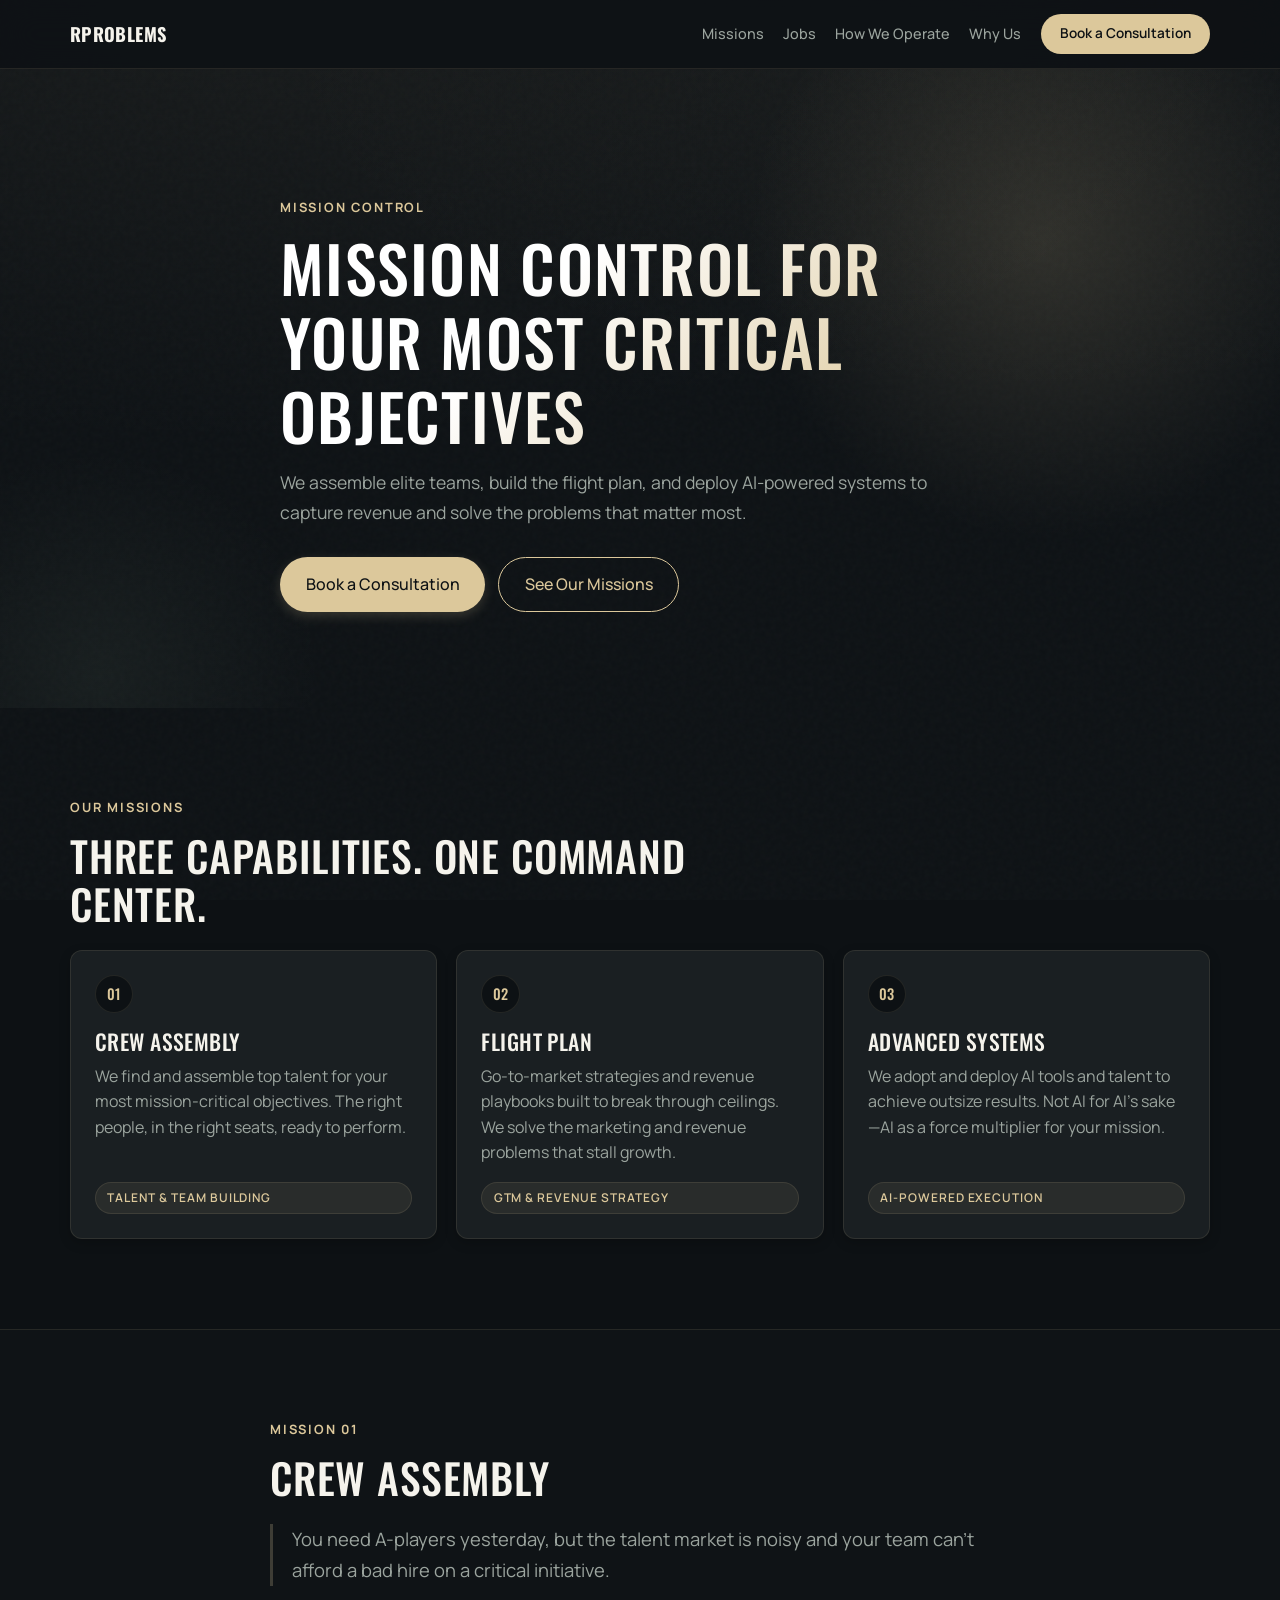
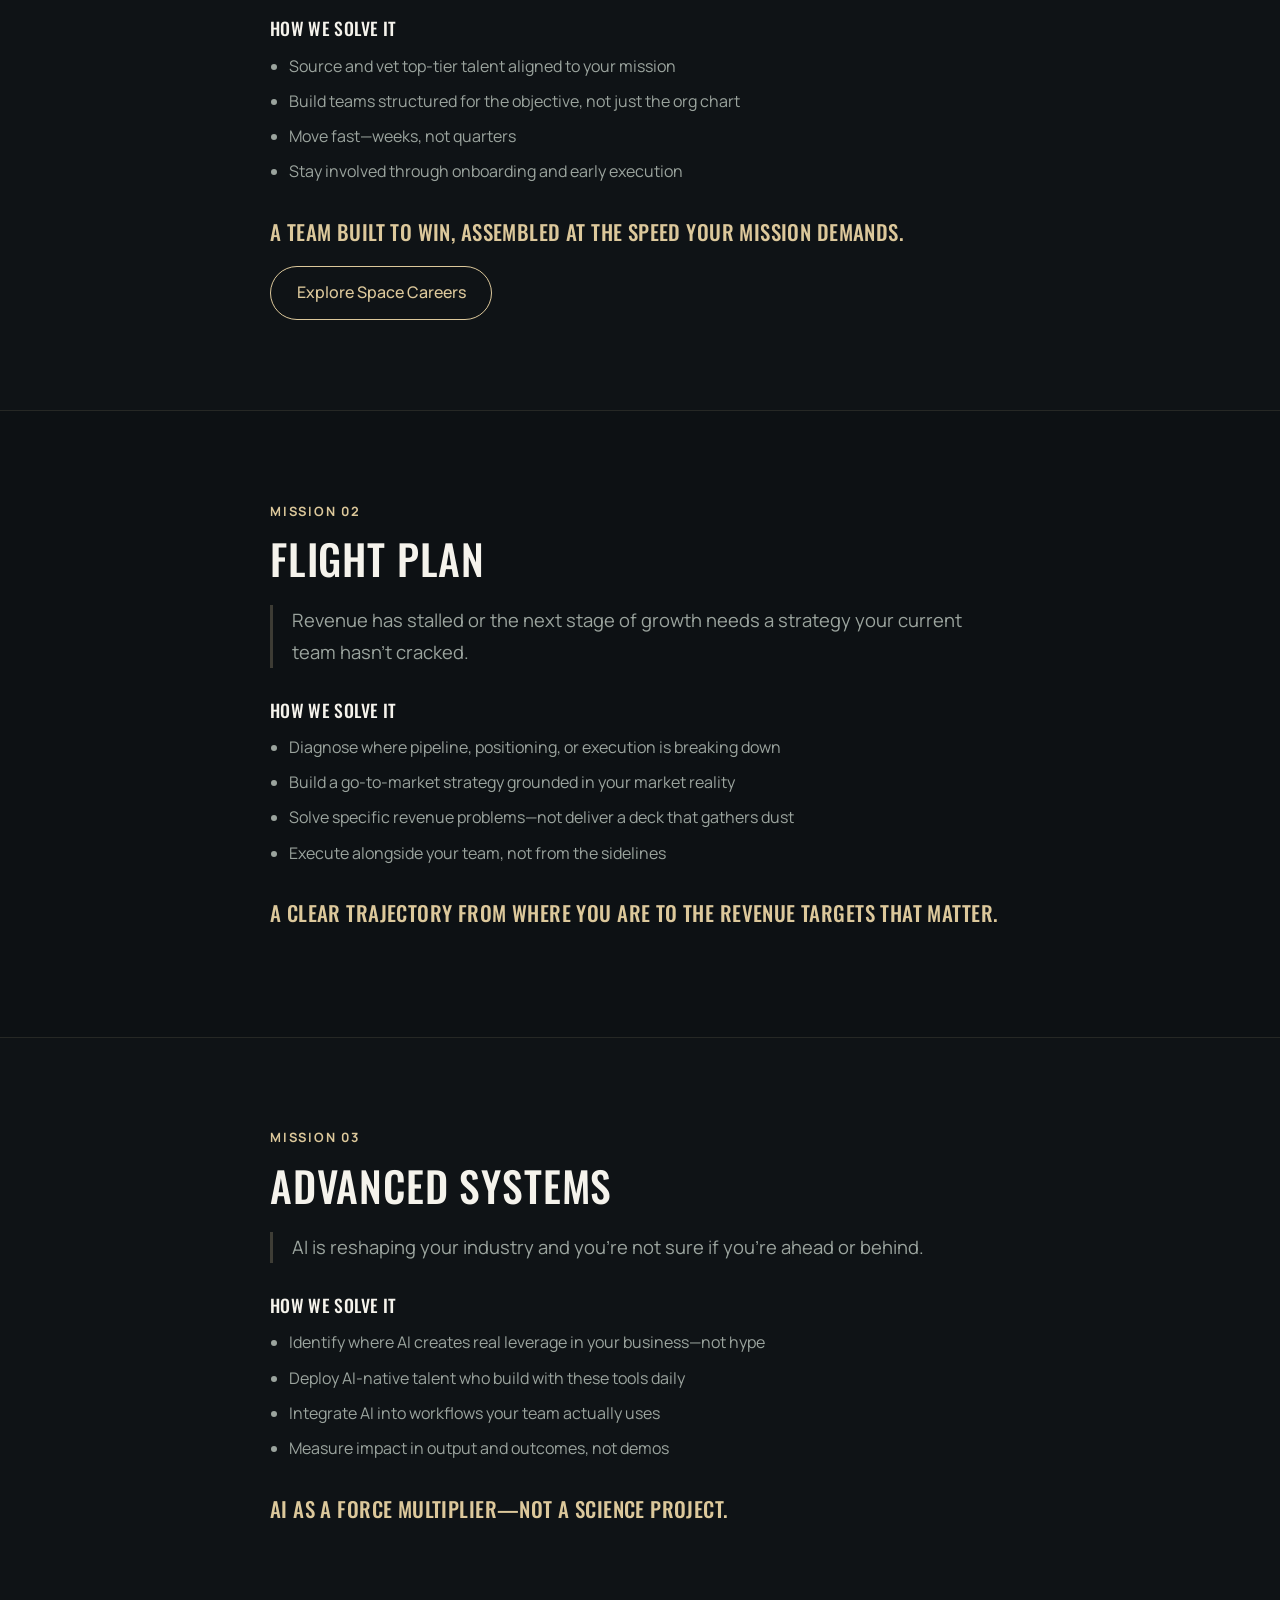
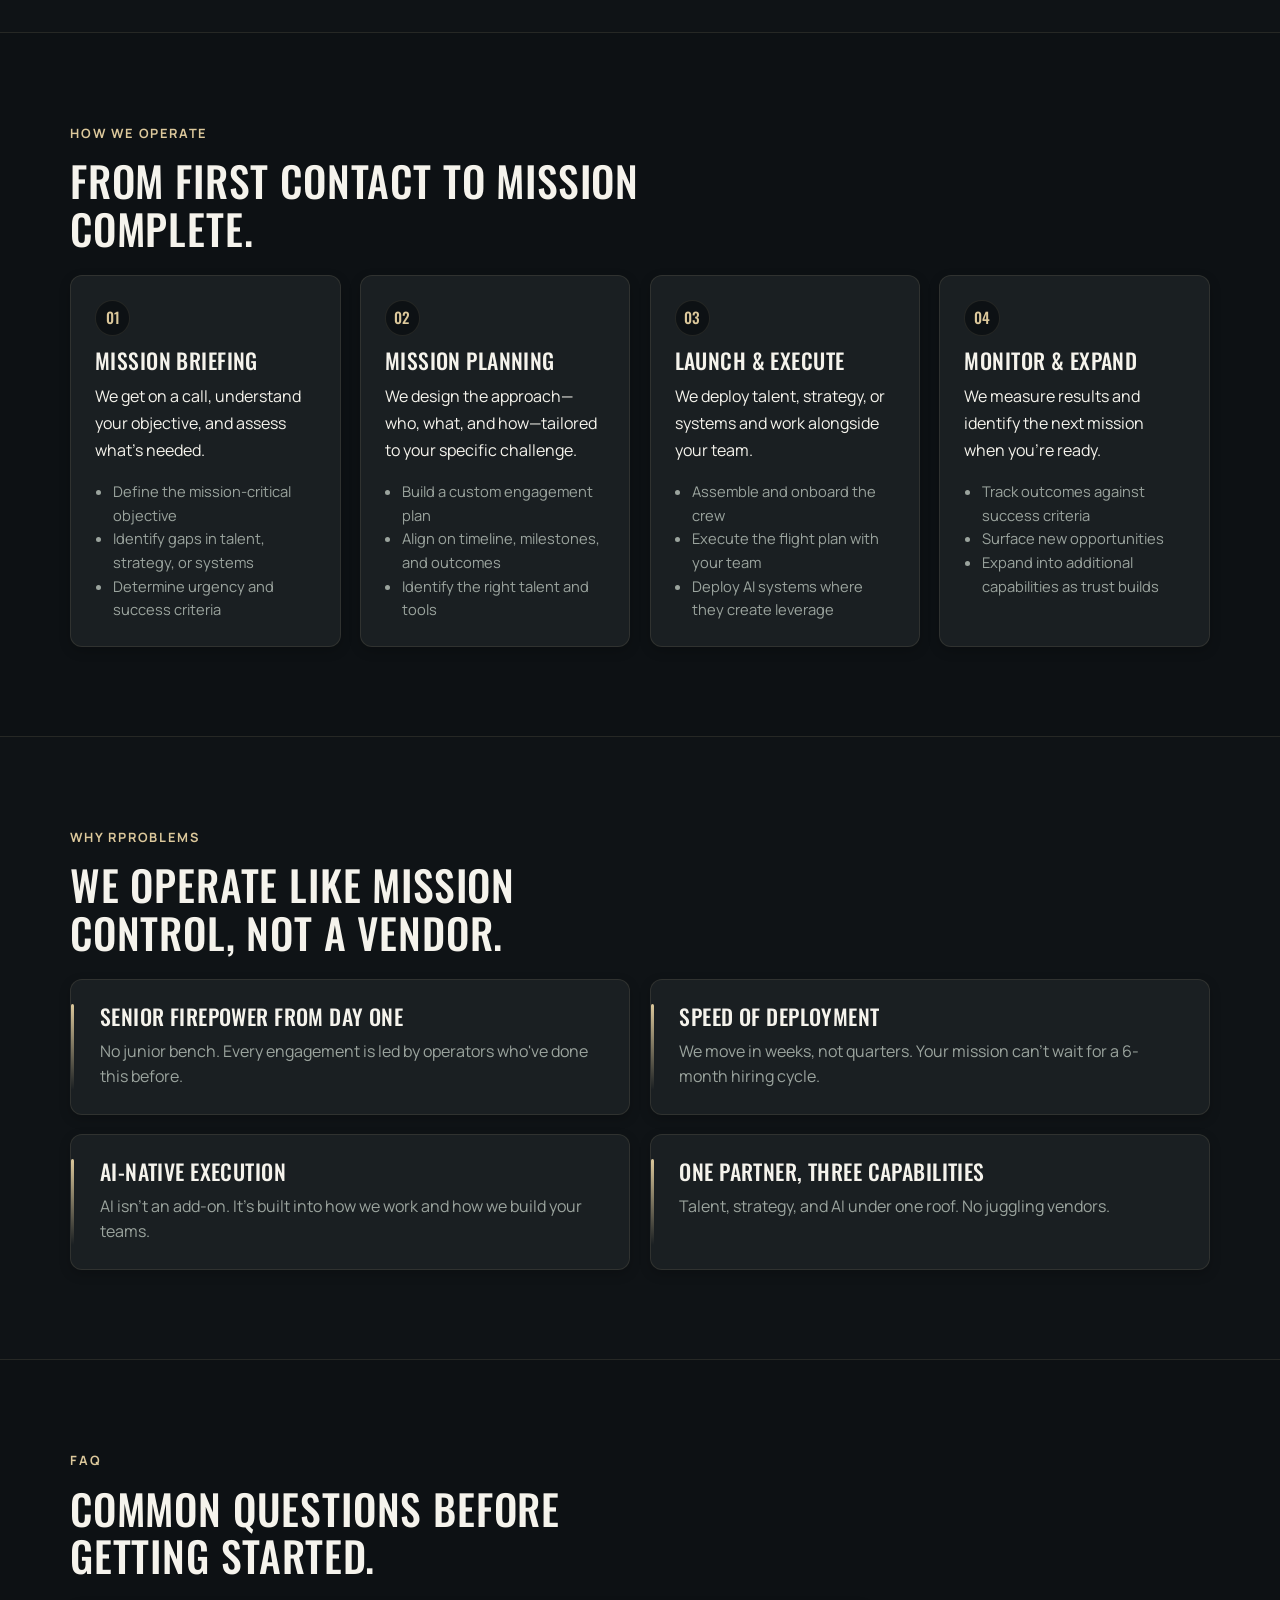
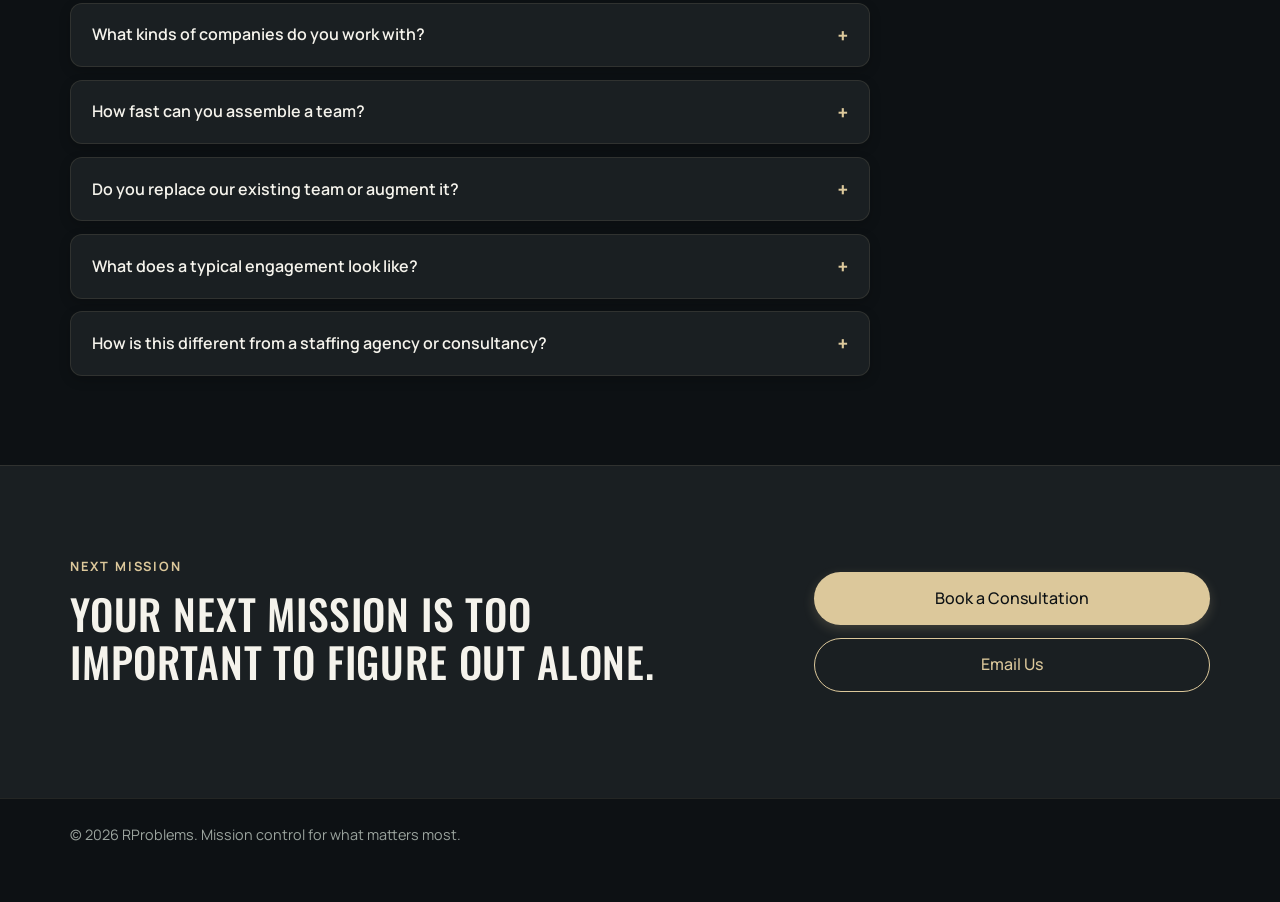
<file: index.html>
<!doctype html>
<html lang="en">
  <head>
    <meta charset="UTF-8" />
    <meta
      name="viewport"
      content="width=device-width, initial-scale=1, viewport-fit=cover"
    />
    <title>RProblems | Mission Control for Your Most Critical Objectives</title>
    <meta
      name="description"
      content="We assemble elite teams, build go-to-market strategies, and deploy AI-powered systems to capture revenue and solve the problems that matter most."
    />
    <link rel="canonical" href="https://rproblems.com/" />

    <meta
      property="og:title"
      content="RProblems | Mission Control for Your Most Critical Objectives"
    />
    <meta
      property="og:description"
      content="We assemble elite teams, build go-to-market strategies, and deploy AI-powered systems to capture revenue and solve the problems that matter most."
    />
    <meta property="og:type" content="website" />
    <meta property="og:url" content="https://rproblems.com/" />
    <meta property="og:site_name" content="RProblems" />

    <meta name="twitter:card" content="summary_large_image" />
    <meta
      name="twitter:title"
      content="RProblems | Mission Control for Your Most Critical Objectives"
    />
    <meta
      name="twitter:description"
      content="We assemble elite teams, build go-to-market strategies, and deploy AI-powered systems to capture revenue and solve the problems that matter most."
    />

    <link rel="preconnect" href="https://fonts.googleapis.com" />
    <link rel="preconnect" href="https://fonts.gstatic.com" crossorigin />
    <link
      href="https://fonts.googleapis.com/css2?family=Manrope:wght@400;500;600;700&family=Oswald:wght@400;500;600;700&display=swap"
      rel="stylesheet"
    />
    <link rel="stylesheet" href="styles.css" />
    <script defer src="main.js"></script>
    <script type="text/javascript">
      (function (c, l, a, r, i, t, y) {
        c[a] =
          c[a] ||
          function () {
            (c[a].q = c[a].q || []).push(arguments);
          };
        t = l.createElement(r);
        t.async = 1;
        t.src = "https://www.clarity.ms/tag/" + i;
        y = l.getElementsByTagName(r)[0];
        y.parentNode.insertBefore(t, y);
      })(window, document, "clarity", "script", "vk6o03tf0c");
    </script>
    <script type="application/ld+json">
      {
        "@context": "https://schema.org",
        "@type": "ProfessionalService",
        "name": "RProblems",
        "url": "https://rproblems.com",
        "logo": "https://rproblems.com/icon.svg",
        "description": "Mission control for your most critical business objectives. We assemble elite teams, build go-to-market strategies, and deploy AI-powered systems for outsize results.",
        "telephone": "",
        "priceRange": "$$$",
        "address": {
          "@type": "PostalAddress",
          "addressCountry": "US"
        },
        "sameAs": []
      }
    </script>
  </head>
  <body>
    <a class="skip-link" href="#main">Skip to main content</a>

    <header class="site-header" id="site-header">
      <div class="container nav-shell">
        <a class="brand" href="#top" aria-label="RProblems home">RProblems</a>
        <button
          class="menu-toggle"
          id="menu-toggle"
          aria-expanded="false"
          aria-label="Toggle navigation"
        >
          <span></span><span></span><span></span>
        </button>
        <nav class="site-nav" id="site-nav" aria-label="Primary">
          <a href="#missions">Missions</a>
          <a href="jobs/">Jobs</a>
          <a href="#how-we-operate">How We Operate</a>
          <a href="#why-rproblems">Why Us</a>
          <a
            class="nav-cta"
            href="https://calendly.com/rproblems/discovery"
            target="_blank"
            rel="noreferrer"
            >Book a Consultation</a
          >
        </nav>
      </div>
    </header>

    <main id="main">
      <!-- ── Hero ──────────────────────────────────────────────── -->
      <section id="top" class="hero section reveal">
        <div class="container hero-stack">
          <div class="hero-content">
            <p class="eyebrow">Mission Control</p>
            <h1>
              Mission Control for Your Most Critical Objectives
            </h1>
            <p class="lead">
              We assemble elite teams, build the flight plan, and deploy
              AI-powered systems to capture revenue and solve the problems
              that matter most.
            </p>
            <div class="hero-cta">
              <a
                class="btn btn-primary"
                href="https://calendly.com/rproblems/discovery"
                target="_blank"
                rel="noreferrer"
                >Book a Consultation</a
              >
              <a class="btn btn-secondary" href="#missions"
                >See Our Missions</a
              >
            </div>
          </div>
        </div>
      </section>

      <!-- ── Mission Cards (Hub) ───────────────────────────────── -->
      <section id="missions" class="section reveal">
        <div class="container">
          <p class="eyebrow">Our Missions</p>
          <h2>Three capabilities. One command center.</h2>
          <div class="feature-grid">
            <a href="#crew-assembly" class="card mission-card">
              <span class="mission-icon">01</span>
              <h3>Crew Assembly</h3>
              <p>
                We find and assemble top talent for your most mission-critical
                objectives. The right people, in the right seats, ready to
                perform.
              </p>
              <span class="mission-tag">Talent & Team Building</span>
            </a>
            <a href="#flight-plan" class="card mission-card">
              <span class="mission-icon">02</span>
              <h3>Flight Plan</h3>
              <p>
                Go-to-market strategies and revenue playbooks built to break
                through ceilings. We solve the marketing and revenue problems
                that stall growth.
              </p>
              <span class="mission-tag">GTM & Revenue Strategy</span>
            </a>
            <a href="#advanced-systems" class="card mission-card">
              <span class="mission-icon">03</span>
              <h3>Advanced Systems</h3>
              <p>
                We adopt and deploy AI tools and talent to achieve outsize
                results. Not AI for AI's sake&mdash;AI as a force multiplier
                for your mission.
              </p>
              <span class="mission-tag">AI-Powered Execution</span>
            </a>
          </div>
        </div>
      </section>

      <!-- ── Mission Details (Spokes) ──────────────────────────── -->
      <section id="crew-assembly" class="section section-alt reveal">
        <div class="container mission-detail">
          <p class="eyebrow">Mission 01</p>
          <h2>Crew Assembly</h2>
          <p class="mission-problem">
            You need A-players yesterday, but the talent market is noisy and
            your team can't afford a bad hire on a critical initiative.
          </p>
          <div class="mission-solutions">
            <h3>How we solve it</h3>
            <ul>
              <li>Source and vet top-tier talent aligned to your mission</li>
              <li>Build teams structured for the objective, not just the org chart</li>
              <li>Move fast&mdash;weeks, not quarters</li>
              <li>Stay involved through onboarding and early execution</li>
            </ul>
          </div>
          <p class="mission-outcome">
            A team built to win, assembled at the speed your mission demands.
          </p>
          <a class="btn btn-secondary" href="jobs/">Explore Space Careers</a>
        </div>
      </section>

      <section id="flight-plan" class="section reveal">
        <div class="container mission-detail">
          <p class="eyebrow">Mission 02</p>
          <h2>Flight Plan</h2>
          <p class="mission-problem">
            Revenue has stalled or the next stage of growth needs a strategy
            your current team hasn't cracked.
          </p>
          <div class="mission-solutions">
            <h3>How we solve it</h3>
            <ul>
              <li>Diagnose where pipeline, positioning, or execution is breaking down</li>
              <li>Build a go-to-market strategy grounded in your market reality</li>
              <li>Solve specific revenue problems&mdash;not deliver a deck that gathers dust</li>
              <li>Execute alongside your team, not from the sidelines</li>
            </ul>
          </div>
          <p class="mission-outcome">
            A clear trajectory from where you are to the revenue targets that matter.
          </p>
        </div>
      </section>

      <section id="advanced-systems" class="section section-alt reveal">
        <div class="container mission-detail">
          <p class="eyebrow">Mission 03</p>
          <h2>Advanced Systems</h2>
          <p class="mission-problem">
            AI is reshaping your industry and you're not sure if you're ahead
            or behind.
          </p>
          <div class="mission-solutions">
            <h3>How we solve it</h3>
            <ul>
              <li>Identify where AI creates real leverage in your business&mdash;not hype</li>
              <li>Deploy AI-native talent who build with these tools daily</li>
              <li>Integrate AI into workflows your team actually uses</li>
              <li>Measure impact in output and outcomes, not demos</li>
            </ul>
          </div>
          <p class="mission-outcome">
            AI as a force multiplier&mdash;not a science project.
          </p>
        </div>
      </section>

      <!-- ── How We Operate ────────────────────────────────────── -->
      <section id="how-we-operate" class="section reveal">
        <div class="container">
          <p class="eyebrow">How We Operate</p>
          <h2>From first contact to mission complete.</h2>
          <div class="timeline" id="process-steps" aria-live="polite"></div>
        </div>
      </section>

      <!-- ── Why RProblems ─────────────────────────────────────── -->
      <section id="why-rproblems" class="section section-alt reveal">
        <div class="container">
          <p class="eyebrow">Why RProblems</p>
          <h2>We operate like mission control, not a vendor.</h2>
          <div class="reasons-grid">
            <article class="reason">
              <h3>Senior Firepower From Day One</h3>
              <p>
                No junior bench. Every engagement is led by operators who've
                done this before.
              </p>
            </article>
            <article class="reason">
              <h3>Speed of Deployment</h3>
              <p>
                We move in weeks, not quarters. Your mission can't wait for a
                6-month hiring cycle.
              </p>
            </article>
            <article class="reason">
              <h3>AI-Native Execution</h3>
              <p>
                AI isn't an add-on. It's built into how we work and how we
                build your teams.
              </p>
            </article>
            <article class="reason">
              <h3>One Partner, Three Capabilities</h3>
              <p>
                Talent, strategy, and AI under one roof. No juggling vendors.
              </p>
            </article>
          </div>
        </div>
      </section>

      <!-- ── FAQ ───────────────────────────────────────────────── -->
      <section id="faq" class="section reveal">
        <div class="container">
          <p class="eyebrow">FAQ</p>
          <h2>Common questions before getting started.</h2>
          <div class="faq-list">
            <details>
              <summary>What kinds of companies do you work with?</summary>
              <p>
                Primarily startup founders scaling fast and growth-stage
                executives (VP/C-suite) who've hit a ceiling. If you have a
                critical objective and need firepower to hit it, we're a good
                fit.
              </p>
            </details>
            <details>
              <summary>How fast can you assemble a team?</summary>
              <p>
                Weeks, not quarters. We move at the speed your mission demands.
                The exact timeline depends on the roles and complexity, but
                urgency is built into how we operate.
              </p>
            </details>
            <details>
              <summary>Do you replace our existing team or augment it?</summary>
              <p>
                Augment. We work alongside your people, filling gaps and adding
                capabilities your current team doesn't have. We're not here to
                replace anyone&mdash;we're here to make the mission succeed.
              </p>
            </details>
            <details>
              <summary>What does a typical engagement look like?</summary>
              <p>
                It starts with a conversation. We learn your objective, assess
                what's needed, and propose an approach. Most clients start with
                one capability and expand as trust builds.
              </p>
            </details>
            <details>
              <summary>How is this different from a staffing agency or consultancy?</summary>
              <p>
                Staffing agencies fill seats. Consultancies deliver decks. We
                assemble mission-critical teams, build executable strategies,
                and deploy AI systems that produce measurable results. We stay
                in the fight with you.
              </p>
            </details>
          </div>
        </div>
      </section>

      <!-- ── CTA Band ──────────────────────────────────────────── -->
      <section id="contact" class="section cta-band reveal">
        <div class="container cta-shell">
          <div>
            <p class="eyebrow">Next Mission</p>
            <h2>
              Your next mission is too important to figure out alone.
            </h2>
          </div>
          <div class="cta-actions">
            <a
              class="btn btn-primary"
              href="https://calendly.com/rproblems/discovery"
              target="_blank"
              rel="noreferrer"
              >Book a Consultation</a
            >
            <a
              class="btn btn-secondary"
              href="mailto:hello@rproblems.com?subject=RProblems%20Inquiry"
              >Email Us</a
            >
          </div>
        </div>
      </section>
    </main>

    <footer class="site-footer">
      <div class="container footer-shell">
        <p>
          &copy; <span id="year"></span> RProblems. Mission control for what
          matters most.
        </p>
      </div>
    </footer>
  </body>
</html>
</file>
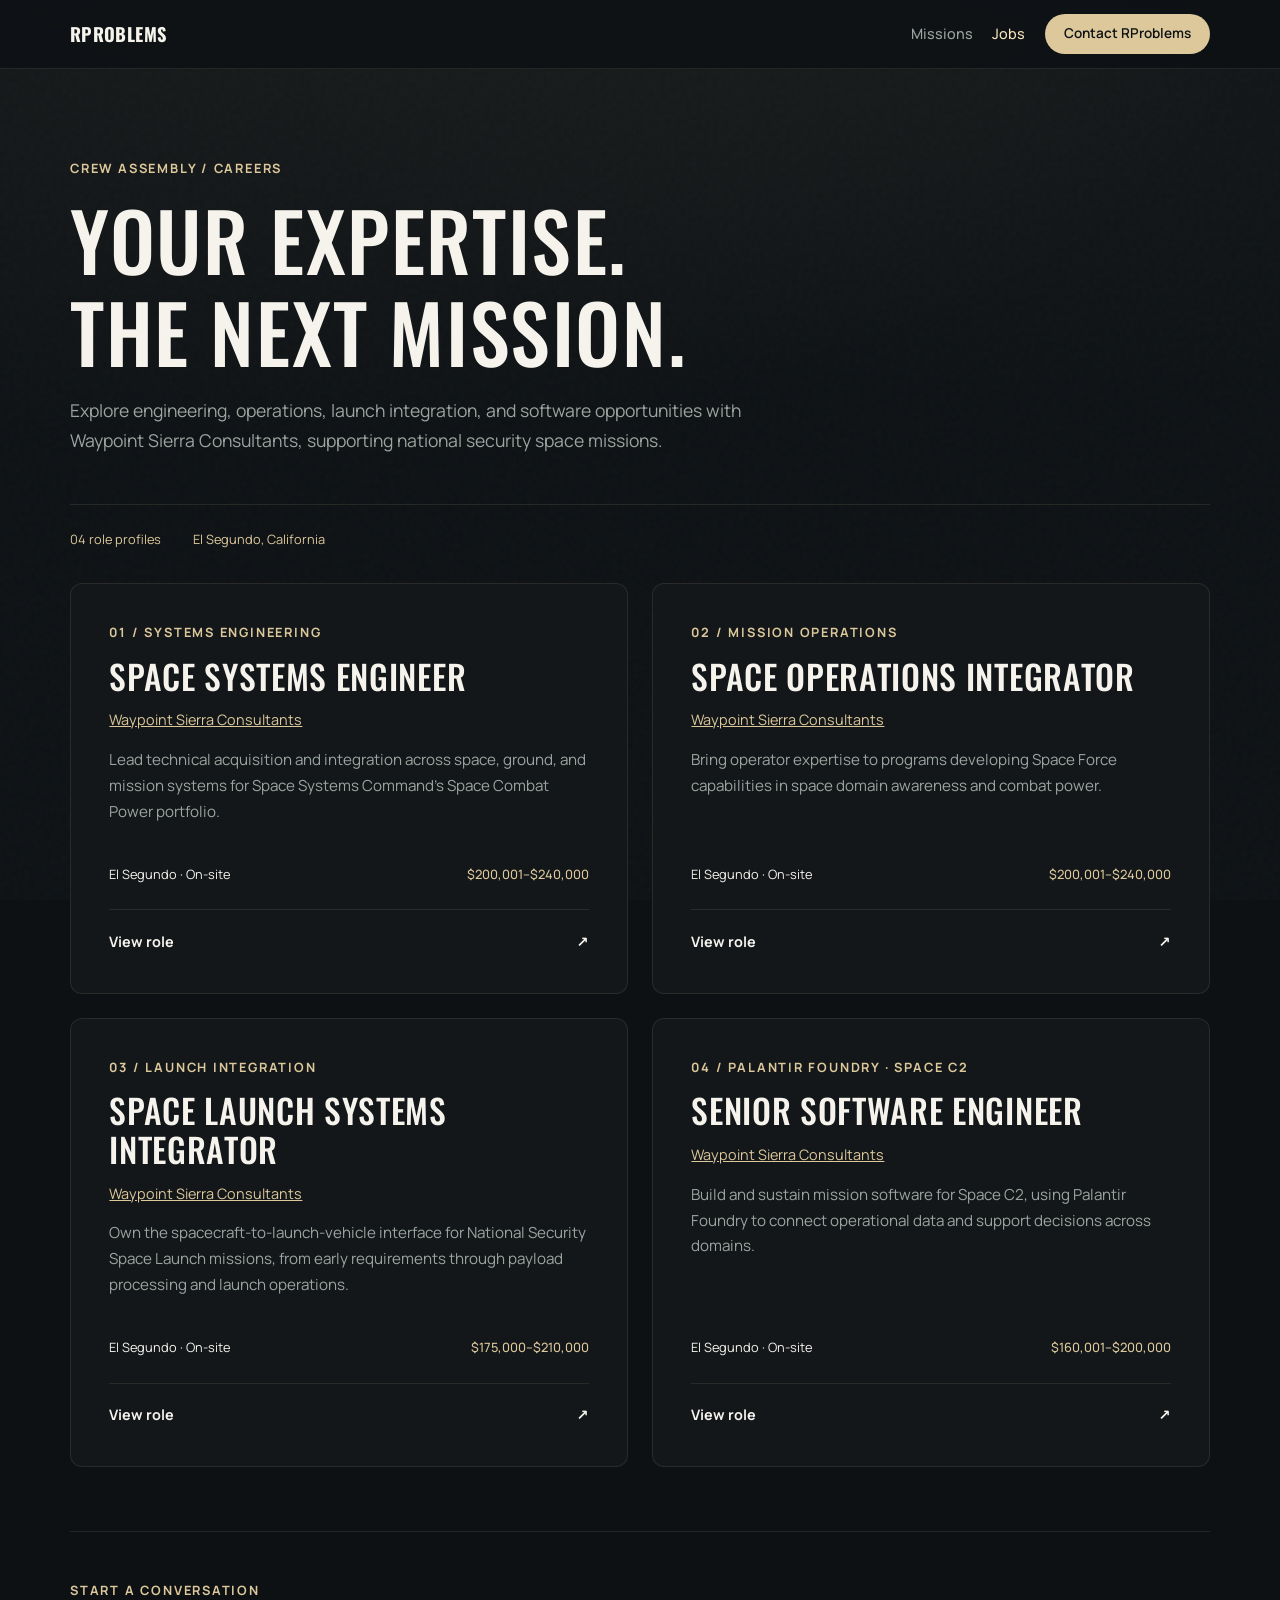
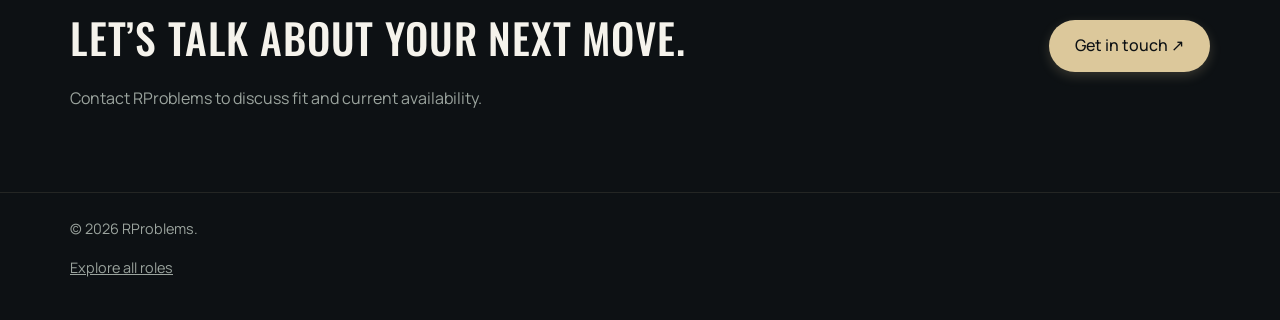
<file: jobs/index.html>
<!doctype html>
<html lang="en"><head>
  <meta charset="UTF-8"><meta name="viewport" content="width=device-width, initial-scale=1, viewport-fit=cover">
  <title>Space careers | RProblems</title>
  <meta name="description" content="Engineering, operations, launch integration, and Palantir software career opportunities in El Segundo, California.">
  <link rel="canonical" href="https://rproblems.com/jobs/">
  <meta property="og:title" content="Space careers | RProblems">
  <meta property="og:description" content="Engineering, operations, launch integration, and Palantir software career opportunities in El Segundo, California.">
  <meta property="og:type" content="website"><meta property="og:url" content="https://rproblems.com/jobs/">
  <link rel="preconnect" href="https://fonts.googleapis.com"><link rel="preconnect" href="https://fonts.gstatic.com" crossorigin>
  <link href="https://fonts.googleapis.com/css2?family=Manrope:wght@400;500;600;700&amp;family=Oswald:wght@400;500;600;700&amp;display=swap" rel="stylesheet">
  <link rel="stylesheet" href="../styles.css"><link rel="stylesheet" href="../jobs/jobs.css">
  <script defer src="../main.js"></script>
</head><body class="jobs-page">
  <a class="skip-link" href="#main">Skip to main content</a>
  <header class="site-header" id="site-header"><div class="container nav-shell">
    <a class="brand" href="../" aria-label="RProblems home">RProblems</a>
    <button class="menu-toggle" id="menu-toggle" aria-expanded="false" aria-controls="site-nav" aria-label="Toggle navigation"><span></span><span></span><span></span></button>
    <nav class="site-nav" id="site-nav" aria-label="Primary">
      <a href="../#missions">Missions</a><a href="../jobs/" aria-current="page">Jobs</a>
      <a class="nav-cta" href="mailto:hello@rproblems.com?subject=Career%20inquiry">Contact RProblems</a>
    </nav>
  </div></header>
  <main id="main"><section class="role-hero jobs-intro"><div class="container"><p class="eyebrow">Crew assembly / Careers</p><h1>Your expertise.<br>The next mission.</h1><p class="lead">Explore engineering, operations, launch integration, and software opportunities with Waypoint Sierra Consultants, supporting national security space missions.</p><div class="index-meta"><span>04 role profiles</span><span>El Segundo, California</span></div></div></section><section class="container jobs-grid" aria-label="Job opportunities"><article class="job-card"><p class="eyebrow">01 / Systems engineering</p><h2><a href="space-systems-engineer/">Space Systems Engineer</a></h2><p class="card-employer"><a href="https://www.waypointsierra.com/" target="_blank" rel="noopener noreferrer">Waypoint Sierra Consultants</a></p><p class="card-summary">Lead technical acquisition and integration across space, ground, and mission systems for Space Systems Command’s Space Combat Power portfolio.</p><div class="card-meta"><span>El Segundo · On-site</span><strong>$200,001–$240,000</strong></div><a class="job-link" href="space-systems-engineer/" aria-label="View Space Systems Engineer role">View role <span aria-hidden="true">↗</span></a></article><article class="job-card"><p class="eyebrow">02 / Mission operations</p><h2><a href="space-operations-integrator/">Space Operations Integrator</a></h2><p class="card-employer"><a href="https://www.waypointsierra.com/" target="_blank" rel="noopener noreferrer">Waypoint Sierra Consultants</a></p><p class="card-summary">Bring operator expertise to programs developing Space Force capabilities in space domain awareness and combat power.</p><div class="card-meta"><span>El Segundo · On-site</span><strong>$200,001–$240,000</strong></div><a class="job-link" href="space-operations-integrator/" aria-label="View Space Operations Integrator role">View role <span aria-hidden="true">↗</span></a></article><article class="job-card"><p class="eyebrow">03 / Launch integration</p><h2><a href="space-launch-systems-integrator/">Space Launch Systems Integrator</a></h2><p class="card-employer"><a href="https://www.waypointsierra.com/" target="_blank" rel="noopener noreferrer">Waypoint Sierra Consultants</a></p><p class="card-summary">Own the spacecraft-to-launch-vehicle interface for National Security Space Launch missions, from early requirements through payload processing and launch operations.</p><div class="card-meta"><span>El Segundo · On-site</span><strong>$175,000–$210,000</strong></div><a class="job-link" href="space-launch-systems-integrator/" aria-label="View Space Launch Systems Integrator role">View role <span aria-hidden="true">↗</span></a></article><article class="job-card"><p class="eyebrow">04 / Palantir Foundry · Space C2</p><h2><a href="senior-software-engineer-palantir/">Senior Software Engineer</a></h2><p class="card-employer"><a href="https://www.waypointsierra.com/" target="_blank" rel="noopener noreferrer">Waypoint Sierra Consultants</a></p><p class="card-summary">Build and sustain mission software for Space C2, using Palantir Foundry to connect operational data and support decisions across domains.</p><div class="card-meta"><span>El Segundo · On-site</span><strong>$160,001–$200,000</strong></div><a class="job-link" href="senior-software-engineer-palantir/" aria-label="View Senior Software Engineer role">View role <span aria-hidden="true">↗</span></a></article></section><section class="container jobs-contact"><div><p class="eyebrow">Start a conversation</p><h2>Let’s talk about your next move.</h2><p>Contact RProblems to discuss fit and current availability.</p></div><a class="btn btn-primary" href="mailto:hello@rproblems.com?subject=Space%20careers%20inquiry">Get in touch ↗</a></section></main>
  <footer class="site-footer"><div class="container footer-shell"><p>&copy; <span id="year">2026</span> RProblems.</p><a href="../jobs/">Explore all roles</a></div></footer>
</body></html>
</file>
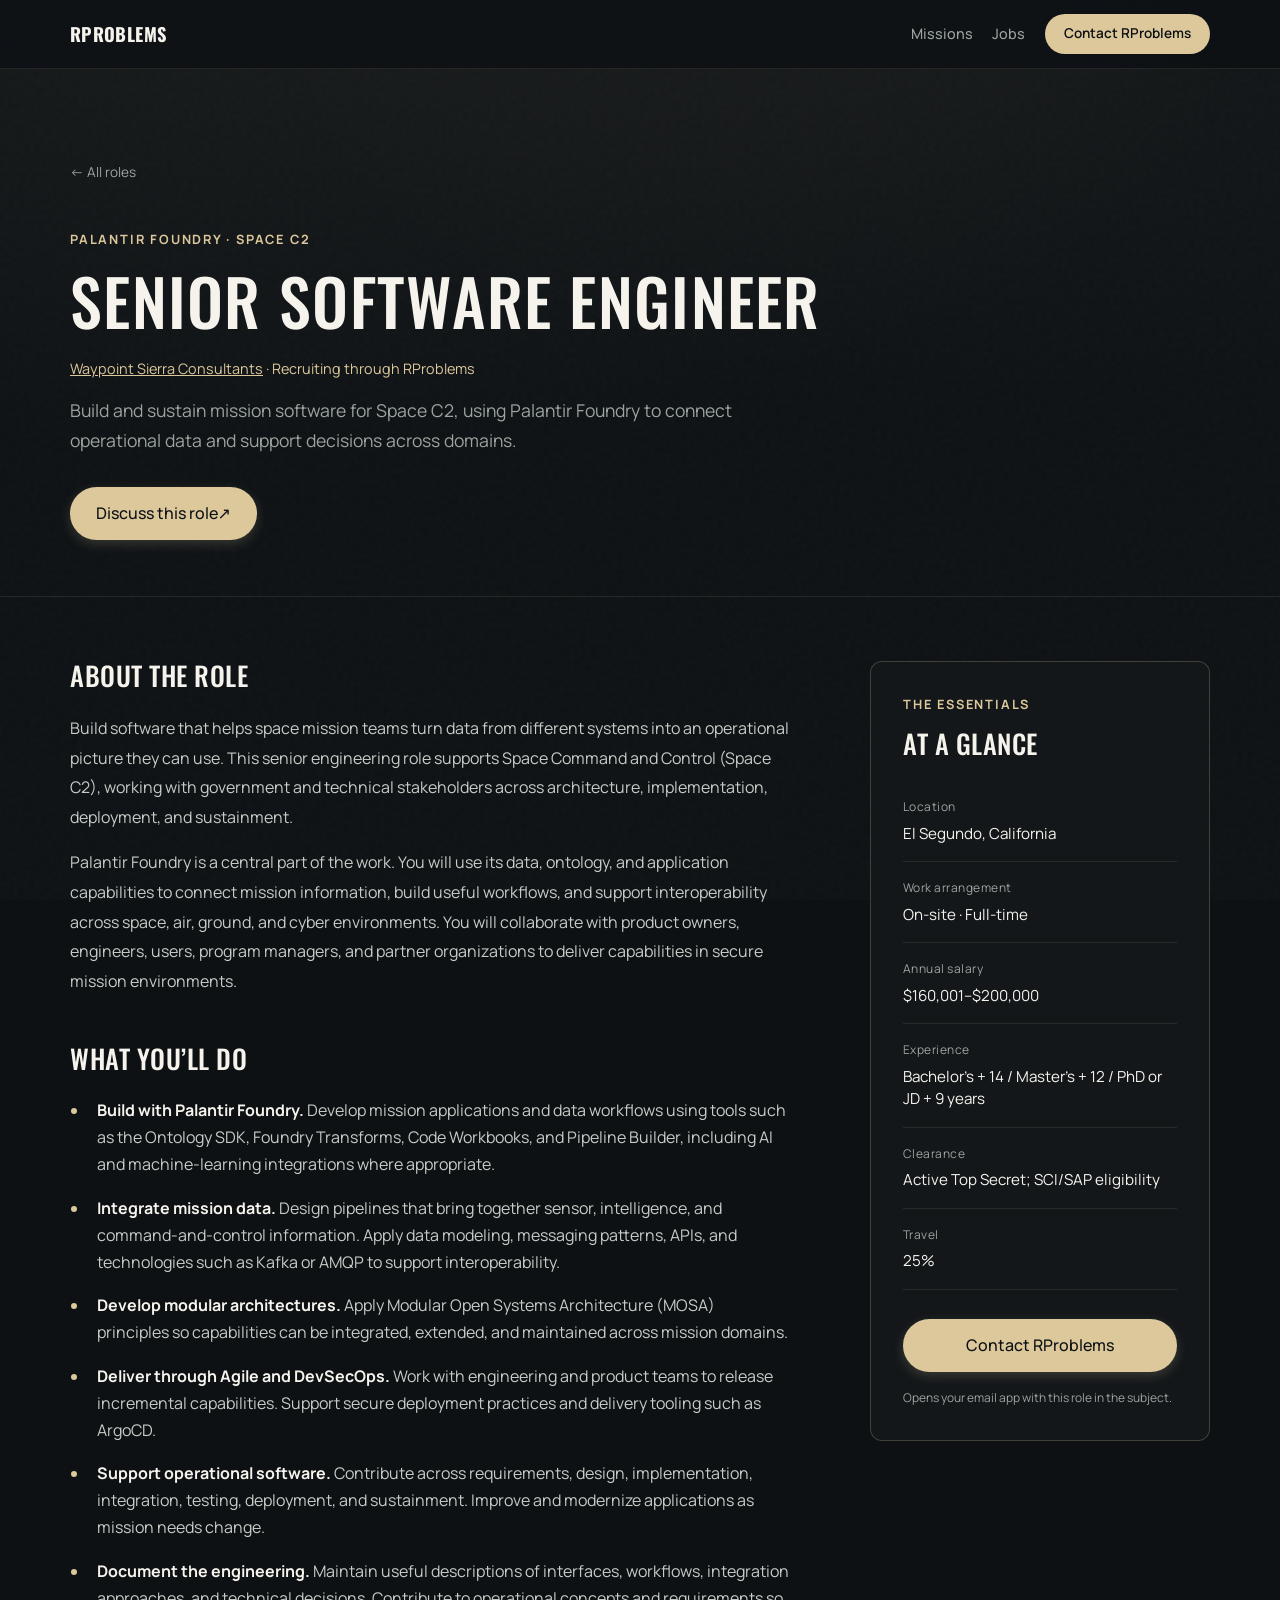
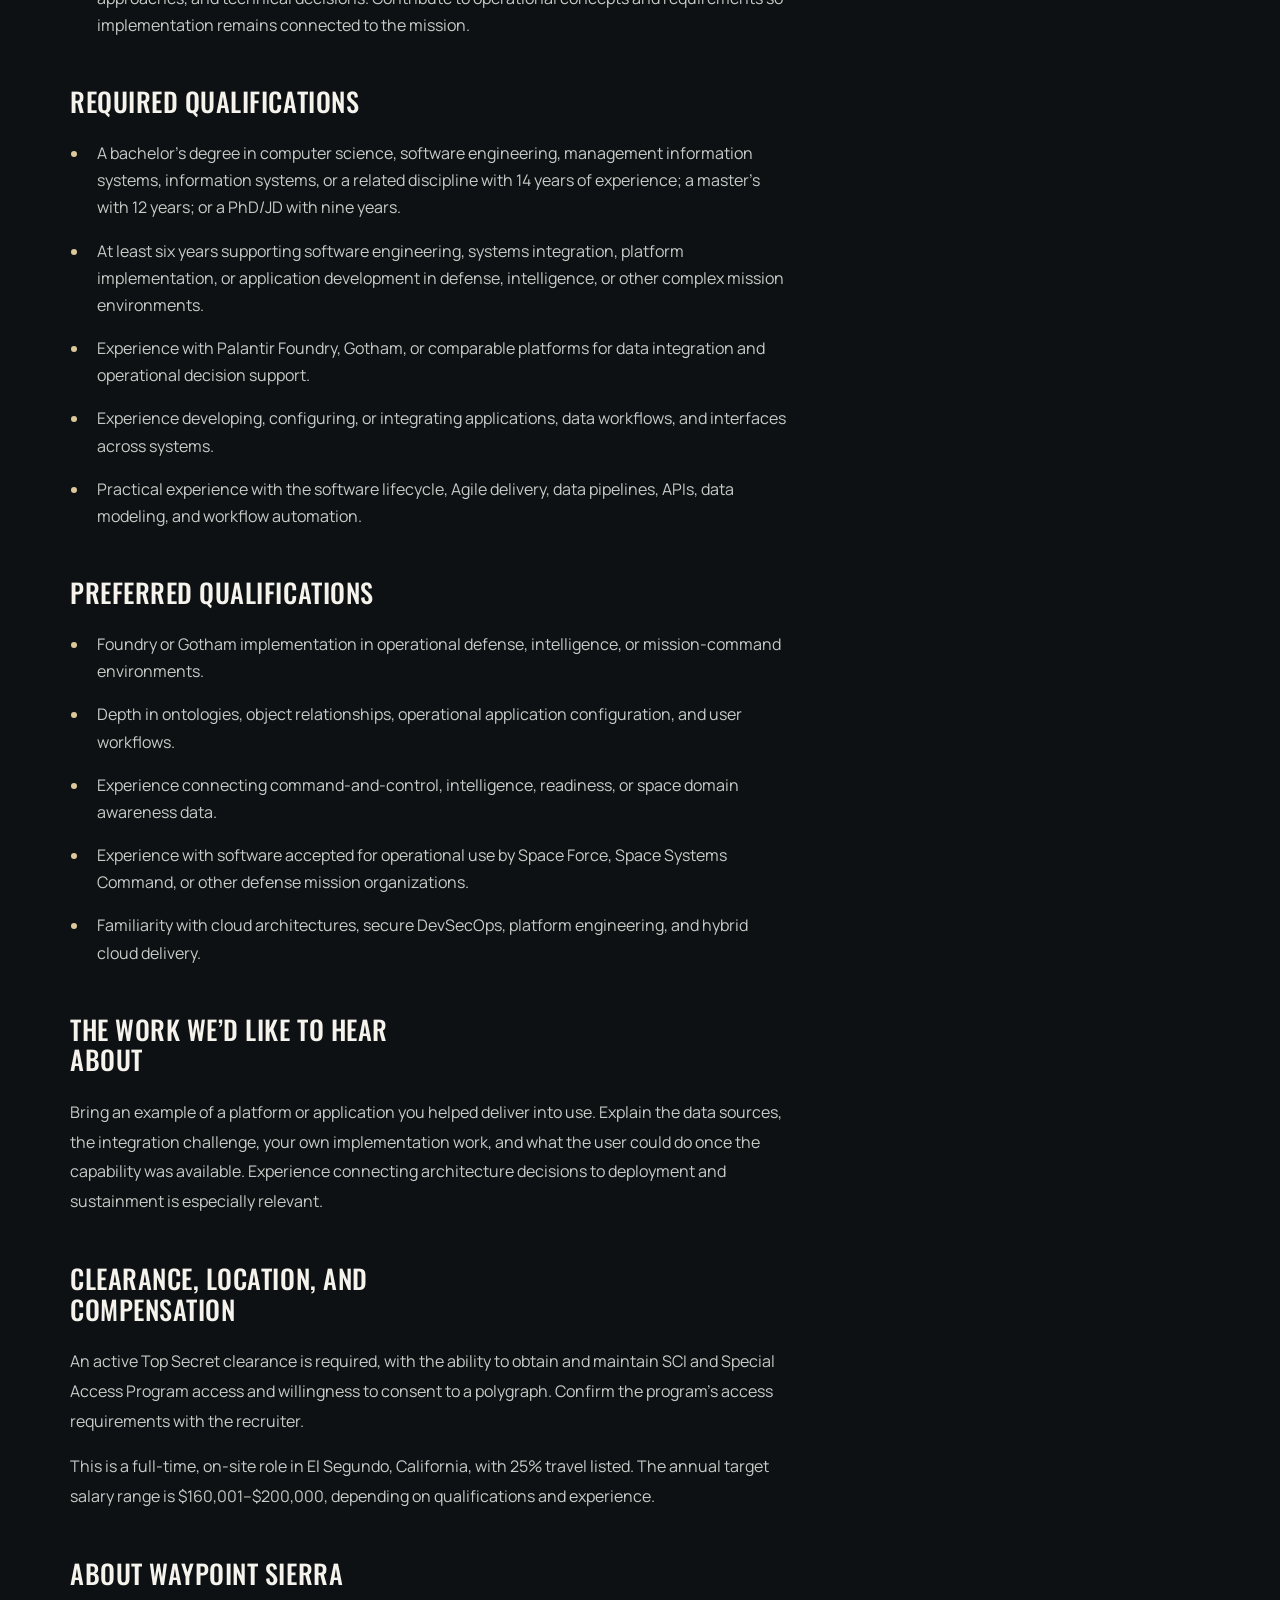
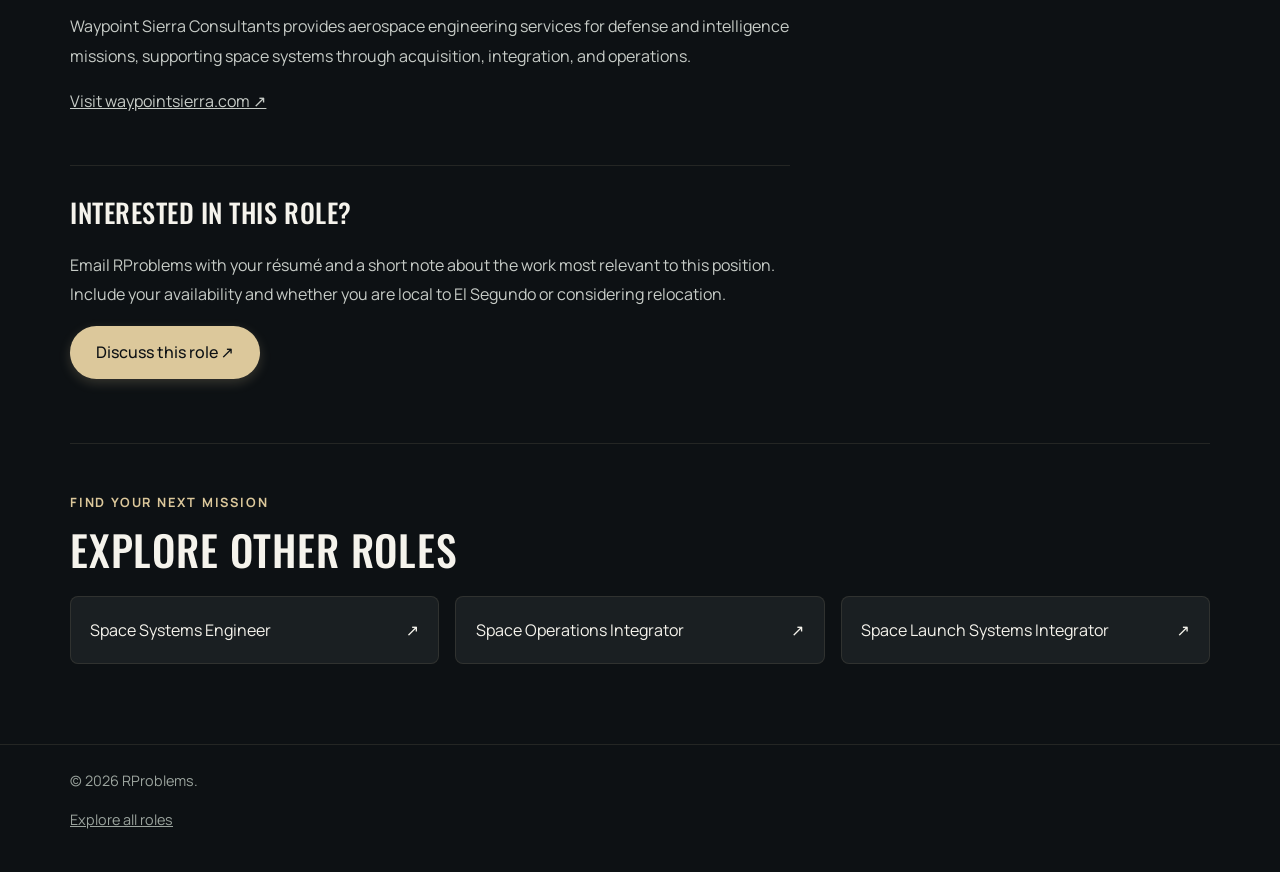
<file: jobs/senior-software-engineer-palantir/index.html>
<!doctype html>
<html lang="en"><head>
  <meta charset="UTF-8"><meta name="viewport" content="width=device-width, initial-scale=1, viewport-fit=cover">
  <title>Senior Software Engineer | RProblems</title>
  <meta name="description" content="Build and sustain mission software for Space C2, using Palantir Foundry to connect operational data and support decisions across domains.">
  <link rel="canonical" href="https://rproblems.com/jobs/senior-software-engineer-palantir/">
  <meta property="og:title" content="Senior Software Engineer | RProblems">
  <meta property="og:description" content="Build and sustain mission software for Space C2, using Palantir Foundry to connect operational data and support decisions across domains.">
  <meta property="og:type" content="website"><meta property="og:url" content="https://rproblems.com/jobs/senior-software-engineer-palantir/">
  <link rel="preconnect" href="https://fonts.googleapis.com"><link rel="preconnect" href="https://fonts.gstatic.com" crossorigin>
  <link href="https://fonts.googleapis.com/css2?family=Manrope:wght@400;500;600;700&amp;family=Oswald:wght@400;500;600;700&amp;display=swap" rel="stylesheet">
  <link rel="stylesheet" href="../../styles.css"><link rel="stylesheet" href="../../jobs/jobs.css">
  <script defer src="../../main.js"></script>
</head><body class="jobs-page">
  <a class="skip-link" href="#main">Skip to main content</a>
  <header class="site-header" id="site-header"><div class="container nav-shell">
    <a class="brand" href="../../" aria-label="RProblems home">RProblems</a>
    <button class="menu-toggle" id="menu-toggle" aria-expanded="false" aria-controls="site-nav" aria-label="Toggle navigation"><span></span><span></span><span></span></button>
    <nav class="site-nav" id="site-nav" aria-label="Primary">
      <a href="../../#missions">Missions</a><a href="../../jobs/" >Jobs</a>
      <a class="nav-cta" href="mailto:hello@rproblems.com?subject=Career%20inquiry">Contact RProblems</a>
    </nav>
  </div></header>
  <main id="main">
    <section class="role-hero"><div class="container">
      <a class="back-link" href="../">← All roles</a>
      <p class="eyebrow">Palantir Foundry · Space C2</p><h1>Senior Software Engineer</h1>
      <p class="role-employer"><a href="https://www.waypointsierra.com/" target="_blank" rel="noopener noreferrer">Waypoint Sierra Consultants</a> · Recruiting through RProblems</p>
      <p class="lead">Build and sustain mission software for Space C2, using Palantir Foundry to connect operational data and support decisions across domains.</p>
      <a class="btn btn-primary" href="mailto:hello@rproblems.com?subject=Career%20inquiry%3A%20Senior%20Software%20Engineer">Discuss this role <span aria-hidden="true">↗</span></a>
    </div></section>
    <div class="container role-layout">
      <article class="role-copy">
<section><h2>About the role</h2>
<p>Build software that helps space mission teams turn data from different systems into an operational picture they can use. This senior engineering role supports Space Command and Control (Space C2), working with government and technical stakeholders across architecture, implementation, deployment, and sustainment.</p>
<p>Palantir Foundry is a central part of the work. You will use its data, ontology, and application capabilities to connect mission information, build useful workflows, and support interoperability across space, air, ground, and cyber environments. You will collaborate with product owners, engineers, users, program managers, and partner organizations to deliver capabilities in secure mission environments.</p>
</section>
<section><h2>What you’ll do</h2>
<ul class="role-list">
<li><strong>Build with Palantir Foundry.</strong> Develop mission applications and data workflows using tools such as the Ontology SDK, Foundry Transforms, Code Workbooks, and Pipeline Builder, including AI and machine-learning integrations where appropriate.</li>
<li><strong>Integrate mission data.</strong> Design pipelines that bring together sensor, intelligence, and command-and-control information. Apply data modeling, messaging patterns, APIs, and technologies such as Kafka or AMQP to support interoperability.</li>
<li><strong>Develop modular architectures.</strong> Apply Modular Open Systems Architecture (MOSA) principles so capabilities can be integrated, extended, and maintained across mission domains.</li>
<li><strong>Deliver through Agile and DevSecOps.</strong> Work with engineering and product teams to release incremental capabilities. Support secure deployment practices and delivery tooling such as ArgoCD.</li>
<li><strong>Support operational software.</strong> Contribute across requirements, design, implementation, integration, testing, deployment, and sustainment. Improve and modernize applications as mission needs change.</li>
<li><strong>Document the engineering.</strong> Maintain useful descriptions of interfaces, workflows, integration approaches, and technical decisions. Contribute to operational concepts and requirements so implementation remains connected to the mission.</li>
</ul>
</section>
<section><h2>Required qualifications</h2>
<ul class="role-list">
<li>A bachelor’s degree in computer science, software engineering, management information systems, information systems, or a related discipline with 14 years of experience; a master’s with 12 years; or a PhD/JD with nine years.</li>
<li>At least six years supporting software engineering, systems integration, platform implementation, or application development in defense, intelligence, or other complex mission environments.</li>
<li>Experience with Palantir Foundry, Gotham, or comparable platforms for data integration and operational decision support.</li>
<li>Experience developing, configuring, or integrating applications, data workflows, and interfaces across systems.</li>
<li>Practical experience with the software lifecycle, Agile delivery, data pipelines, APIs, data modeling, and workflow automation.</li>
</ul>
</section>
<section><h2>Preferred qualifications</h2>
<ul class="role-list">
<li>Foundry or Gotham implementation in operational defense, intelligence, or mission-command environments.</li>
<li>Depth in ontologies, object relationships, operational application configuration, and user workflows.</li>
<li>Experience connecting command-and-control, intelligence, readiness, or space domain awareness data.</li>
<li>Experience with software accepted for operational use by Space Force, Space Systems Command, or other defense mission organizations.</li>
<li>Familiarity with cloud architectures, secure DevSecOps, platform engineering, and hybrid cloud delivery.</li>
</ul>
</section>
<section><h2>The work we’d like to hear about</h2>
<p>Bring an example of a platform or application you helped deliver into use. Explain the data sources, the integration challenge, your own implementation work, and what the user could do once the capability was available. Experience connecting architecture decisions to deployment and sustainment is especially relevant.</p>
</section>
<section><h2>Clearance, location, and compensation</h2>
<p>An active Top Secret clearance is required, with the ability to obtain and maintain SCI and Special Access Program access and willingness to consent to a polygraph. Confirm the program’s access requirements with the recruiter.</p>
<p>This is a full-time, on-site role in El Segundo, California, with 25% travel listed. The annual target salary range is $160,001–$200,000, depending on qualifications and experience.</p>
</section>
<section class="company-profile"><h2>About Waypoint Sierra</h2><p>Waypoint Sierra Consultants provides aerospace engineering services for defense and intelligence missions, supporting space systems through acquisition, integration, and operations.</p><p><a href="https://www.waypointsierra.com/" target="_blank" rel="noopener noreferrer">Visit waypointsierra.com ↗</a></p></section>
<section class="role-apply"><h2>Interested in this role?</h2><p>Email RProblems with your résumé and a short note about the work most relevant to this position. Include your availability and whether you are local to El Segundo or considering relocation.</p><a class="btn btn-primary" href="mailto:hello@rproblems.com?subject=Career%20inquiry%3A%20Senior%20Software%20Engineer">Discuss this role ↗</a></section>
</article>
      <aside class="role-facts" aria-labelledby="glance"><p class="eyebrow">The essentials</p><h2 id="glance">At a glance</h2><dl><div><dt>Location</dt><dd>El Segundo, California</dd></div><div><dt>Work arrangement</dt><dd>On-site · Full-time</dd></div><div><dt>Annual salary</dt><dd>$160,001–$200,000</dd></div><div><dt>Experience</dt><dd>Bachelor’s + 14 / Master’s + 12 / PhD or JD + 9 years</dd></div><div><dt>Clearance</dt><dd>Active Top Secret; SCI/SAP eligibility</dd></div><div><dt>Travel</dt><dd>25%</dd></div></dl>
        <a class="btn btn-primary" href="mailto:hello@rproblems.com?subject=Career%20inquiry%3A%20Senior%20Software%20Engineer">Contact RProblems</a><p class="contact-note">Opens your email app with this role in the subject.</p>
      </aside>
    </div>
    <section class="other-roles container"><p class="eyebrow">Find your next mission</p><h2>Explore other roles</h2><div class="related-links"><a href="../space-systems-engineer/">Space Systems Engineer <span aria-hidden="true">↗</span></a><a href="../space-operations-integrator/">Space Operations Integrator <span aria-hidden="true">↗</span></a><a href="../space-launch-systems-integrator/">Space Launch Systems Integrator <span aria-hidden="true">↗</span></a></div></section>
</main>
  <footer class="site-footer"><div class="container footer-shell"><p>&copy; <span id="year">2026</span> RProblems.</p><a href="../../jobs/">Explore all roles</a></div></footer>
</body></html>
</file>
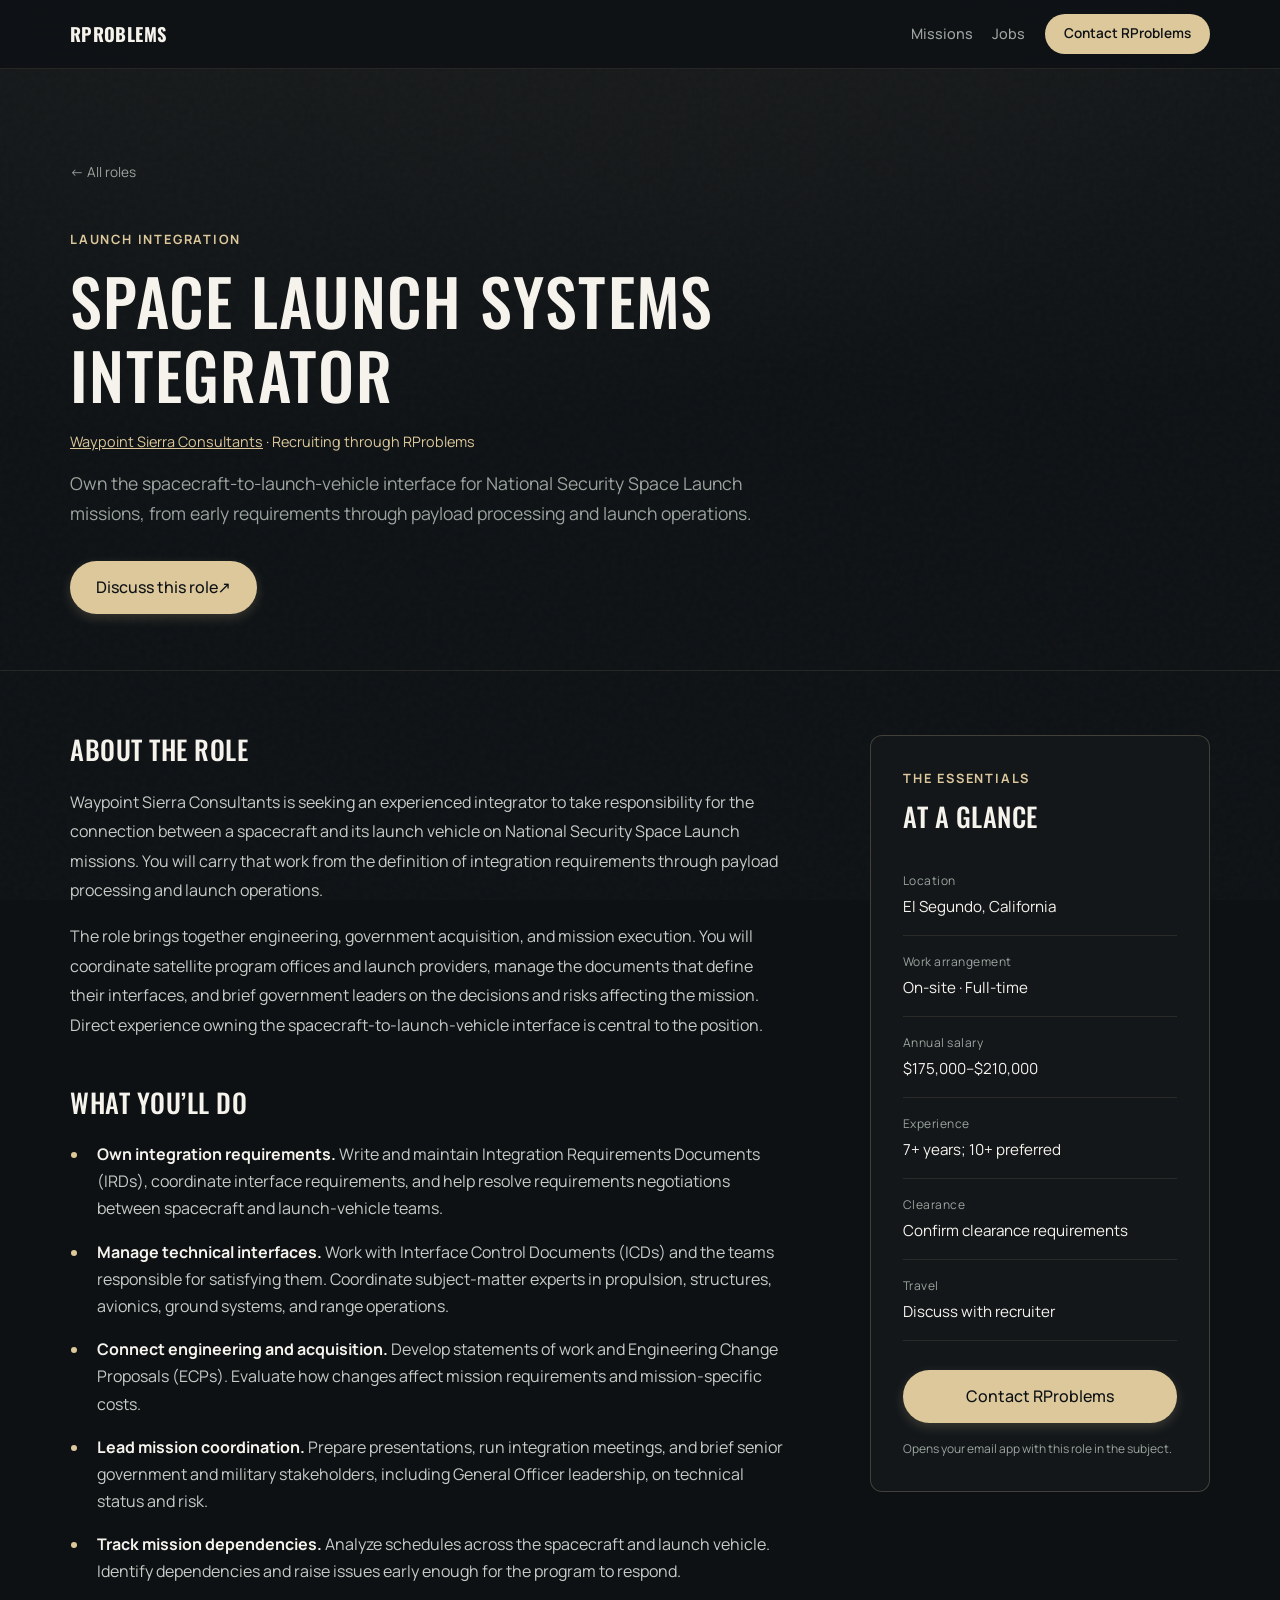
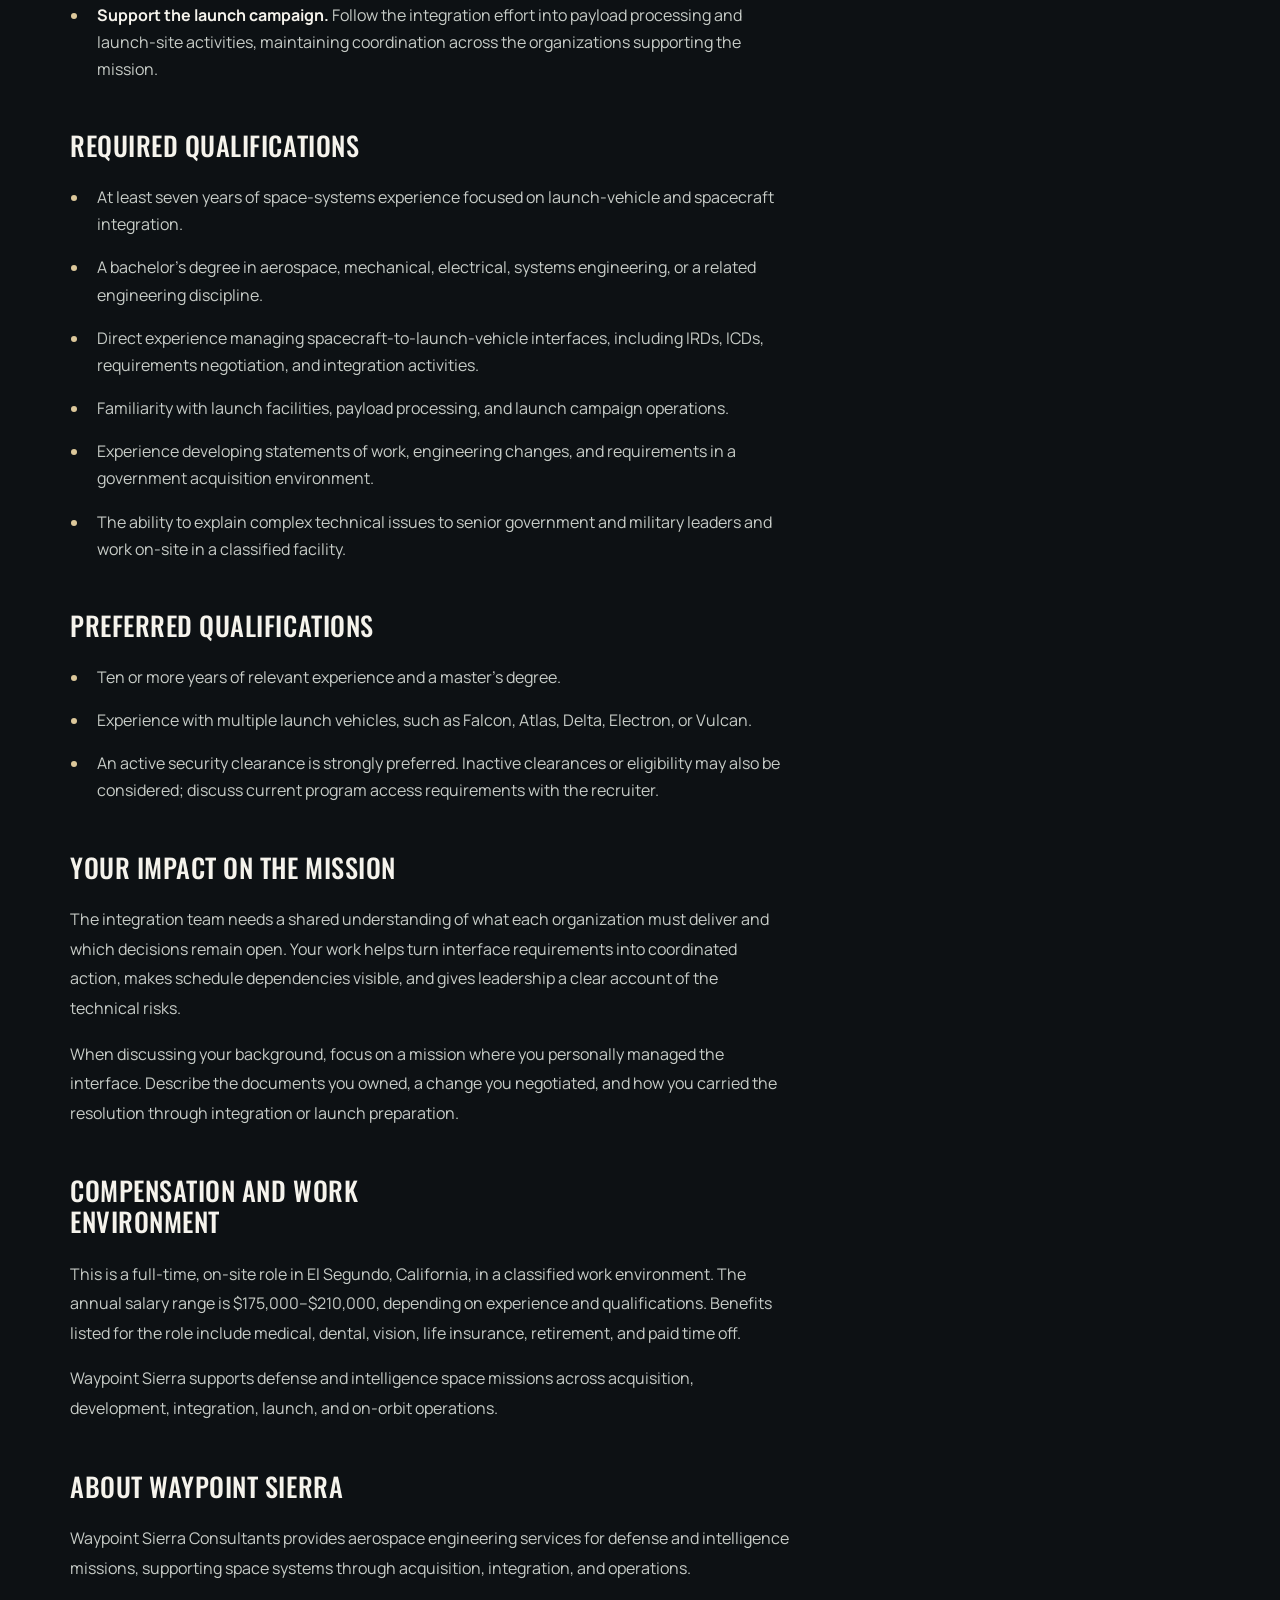
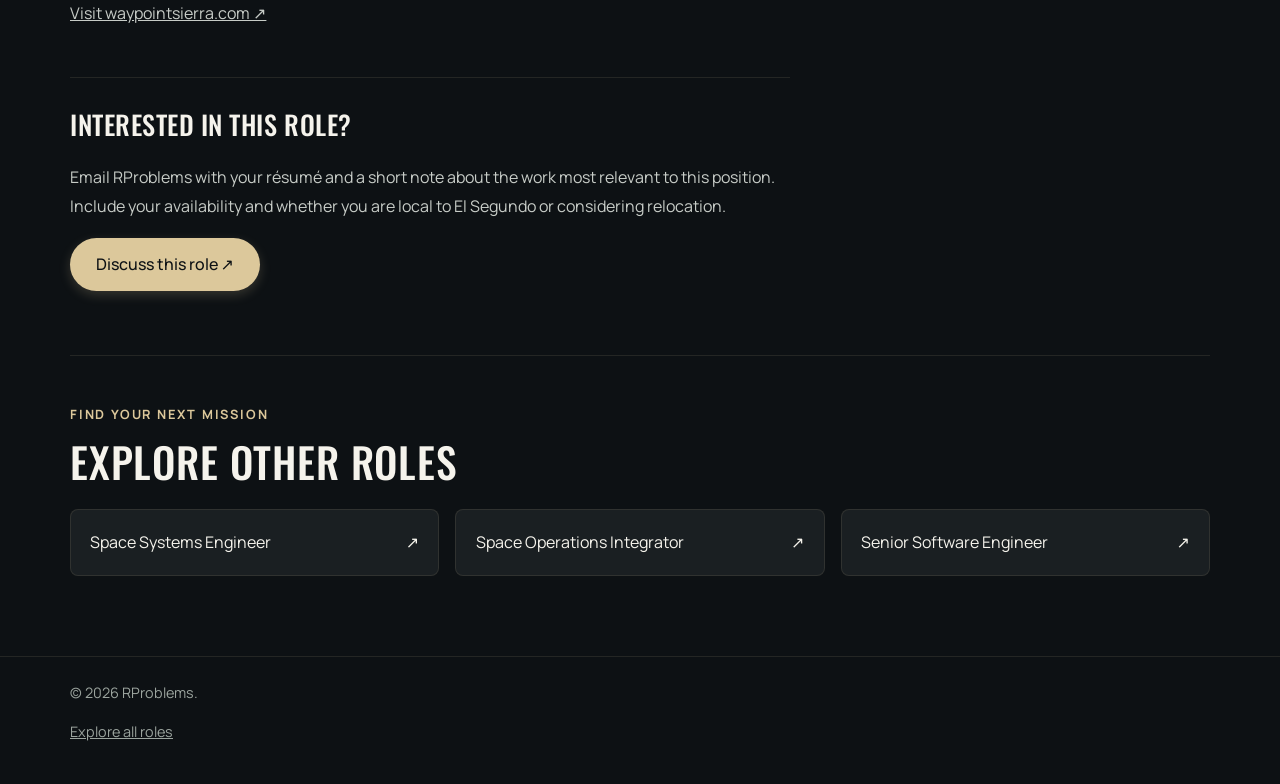
<file: jobs/space-launch-systems-integrator/index.html>
<!doctype html>
<html lang="en"><head>
  <meta charset="UTF-8"><meta name="viewport" content="width=device-width, initial-scale=1, viewport-fit=cover">
  <title>Space Launch Systems Integrator | RProblems</title>
  <meta name="description" content="Own the spacecraft-to-launch-vehicle interface for National Security Space Launch missions, from early requirements through payload processing and launch operations.">
  <link rel="canonical" href="https://rproblems.com/jobs/space-launch-systems-integrator/">
  <meta property="og:title" content="Space Launch Systems Integrator | RProblems">
  <meta property="og:description" content="Own the spacecraft-to-launch-vehicle interface for National Security Space Launch missions, from early requirements through payload processing and launch operations.">
  <meta property="og:type" content="website"><meta property="og:url" content="https://rproblems.com/jobs/space-launch-systems-integrator/">
  <link rel="preconnect" href="https://fonts.googleapis.com"><link rel="preconnect" href="https://fonts.gstatic.com" crossorigin>
  <link href="https://fonts.googleapis.com/css2?family=Manrope:wght@400;500;600;700&amp;family=Oswald:wght@400;500;600;700&amp;display=swap" rel="stylesheet">
  <link rel="stylesheet" href="../../styles.css"><link rel="stylesheet" href="../../jobs/jobs.css">
  <script defer src="../../main.js"></script>
</head><body class="jobs-page">
  <a class="skip-link" href="#main">Skip to main content</a>
  <header class="site-header" id="site-header"><div class="container nav-shell">
    <a class="brand" href="../../" aria-label="RProblems home">RProblems</a>
    <button class="menu-toggle" id="menu-toggle" aria-expanded="false" aria-controls="site-nav" aria-label="Toggle navigation"><span></span><span></span><span></span></button>
    <nav class="site-nav" id="site-nav" aria-label="Primary">
      <a href="../../#missions">Missions</a><a href="../../jobs/" >Jobs</a>
      <a class="nav-cta" href="mailto:hello@rproblems.com?subject=Career%20inquiry">Contact RProblems</a>
    </nav>
  </div></header>
  <main id="main">
    <section class="role-hero"><div class="container">
      <a class="back-link" href="../">← All roles</a>
      <p class="eyebrow">Launch integration</p><h1>Space Launch Systems Integrator</h1>
      <p class="role-employer"><a href="https://www.waypointsierra.com/" target="_blank" rel="noopener noreferrer">Waypoint Sierra Consultants</a> · Recruiting through RProblems</p>
      <p class="lead">Own the spacecraft-to-launch-vehicle interface for National Security Space Launch missions, from early requirements through payload processing and launch operations.</p>
      <a class="btn btn-primary" href="mailto:hello@rproblems.com?subject=Career%20inquiry%3A%20Space%20Launch%20Systems%20Integrator">Discuss this role <span aria-hidden="true">↗</span></a>
    </div></section>
    <div class="container role-layout">
      <article class="role-copy">
<section><h2>About the role</h2>
<p>Waypoint Sierra Consultants is seeking an experienced integrator to take responsibility for the connection between a spacecraft and its launch vehicle on National Security Space Launch missions. You will carry that work from the definition of integration requirements through payload processing and launch operations.</p>
<p>The role brings together engineering, government acquisition, and mission execution. You will coordinate satellite program offices and launch providers, manage the documents that define their interfaces, and brief government leaders on the decisions and risks affecting the mission. Direct experience owning the spacecraft-to-launch-vehicle interface is central to the position.</p>
</section>
<section><h2>What you’ll do</h2>
<ul class="role-list">
<li><strong>Own integration requirements.</strong> Write and maintain Integration Requirements Documents (IRDs), coordinate interface requirements, and help resolve requirements negotiations between spacecraft and launch-vehicle teams.</li>
<li><strong>Manage technical interfaces.</strong> Work with Interface Control Documents (ICDs) and the teams responsible for satisfying them. Coordinate subject-matter experts in propulsion, structures, avionics, ground systems, and range operations.</li>
<li><strong>Connect engineering and acquisition.</strong> Develop statements of work and Engineering Change Proposals (ECPs). Evaluate how changes affect mission requirements and mission-specific costs.</li>
<li><strong>Lead mission coordination.</strong> Prepare presentations, run integration meetings, and brief senior government and military stakeholders, including General Officer leadership, on technical status and risk.</li>
<li><strong>Track mission dependencies.</strong> Analyze schedules across the spacecraft and launch vehicle. Identify dependencies and raise issues early enough for the program to respond.</li>
<li><strong>Support the launch campaign.</strong> Follow the integration effort into payload processing and launch-site activities, maintaining coordination across the organizations supporting the mission.</li>
</ul>
</section>
<section><h2>Required qualifications</h2>
<ul class="role-list">
<li>At least seven years of space-systems experience focused on launch-vehicle and spacecraft integration.</li>
<li>A bachelor’s degree in aerospace, mechanical, electrical, systems engineering, or a related engineering discipline.</li>
<li>Direct experience managing spacecraft-to-launch-vehicle interfaces, including IRDs, ICDs, requirements negotiation, and integration activities.</li>
<li>Familiarity with launch facilities, payload processing, and launch campaign operations.</li>
<li>Experience developing statements of work, engineering changes, and requirements in a government acquisition environment.</li>
<li>The ability to explain complex technical issues to senior government and military leaders and work on-site in a classified facility.</li>
</ul>
</section>
<section><h2>Preferred qualifications</h2>
<ul class="role-list">
<li>Ten or more years of relevant experience and a master’s degree.</li>
<li>Experience with multiple launch vehicles, such as Falcon, Atlas, Delta, Electron, or Vulcan.</li>
<li>An active security clearance is strongly preferred. Inactive clearances or eligibility may also be considered; discuss current program access requirements with the recruiter.</li>
</ul>
</section>
<section><h2>Your impact on the mission</h2>
<p>The integration team needs a shared understanding of what each organization must deliver and which decisions remain open. Your work helps turn interface requirements into coordinated action, makes schedule dependencies visible, and gives leadership a clear account of the technical risks.</p>
<p>When discussing your background, focus on a mission where you personally managed the interface. Describe the documents you owned, a change you negotiated, and how you carried the resolution through integration or launch preparation.</p>
</section>
<section><h2>Compensation and work environment</h2>
<p>This is a full-time, on-site role in El Segundo, California, in a classified work environment. The annual salary range is $175,000–$210,000, depending on experience and qualifications. Benefits listed for the role include medical, dental, vision, life insurance, retirement, and paid time off.</p>
<p>Waypoint Sierra supports defense and intelligence space missions across acquisition, development, integration, launch, and on-orbit operations.</p>
</section>
<section class="company-profile"><h2>About Waypoint Sierra</h2><p>Waypoint Sierra Consultants provides aerospace engineering services for defense and intelligence missions, supporting space systems through acquisition, integration, and operations.</p><p><a href="https://www.waypointsierra.com/" target="_blank" rel="noopener noreferrer">Visit waypointsierra.com ↗</a></p></section>
<section class="role-apply"><h2>Interested in this role?</h2><p>Email RProblems with your résumé and a short note about the work most relevant to this position. Include your availability and whether you are local to El Segundo or considering relocation.</p><a class="btn btn-primary" href="mailto:hello@rproblems.com?subject=Career%20inquiry%3A%20Space%20Launch%20Systems%20Integrator">Discuss this role ↗</a></section>
</article>
      <aside class="role-facts" aria-labelledby="glance"><p class="eyebrow">The essentials</p><h2 id="glance">At a glance</h2><dl><div><dt>Location</dt><dd>El Segundo, California</dd></div><div><dt>Work arrangement</dt><dd>On-site · Full-time</dd></div><div><dt>Annual salary</dt><dd>$175,000–$210,000</dd></div><div><dt>Experience</dt><dd>7+ years; 10+ preferred</dd></div><div><dt>Clearance</dt><dd>Confirm clearance requirements</dd></div><div><dt>Travel</dt><dd>Discuss with recruiter</dd></div></dl>
        <a class="btn btn-primary" href="mailto:hello@rproblems.com?subject=Career%20inquiry%3A%20Space%20Launch%20Systems%20Integrator">Contact RProblems</a><p class="contact-note">Opens your email app with this role in the subject.</p>
      </aside>
    </div>
    <section class="other-roles container"><p class="eyebrow">Find your next mission</p><h2>Explore other roles</h2><div class="related-links"><a href="../space-systems-engineer/">Space Systems Engineer <span aria-hidden="true">↗</span></a><a href="../space-operations-integrator/">Space Operations Integrator <span aria-hidden="true">↗</span></a><a href="../senior-software-engineer-palantir/">Senior Software Engineer <span aria-hidden="true">↗</span></a></div></section>
</main>
  <footer class="site-footer"><div class="container footer-shell"><p>&copy; <span id="year">2026</span> RProblems.</p><a href="../../jobs/">Explore all roles</a></div></footer>
</body></html>
</file>
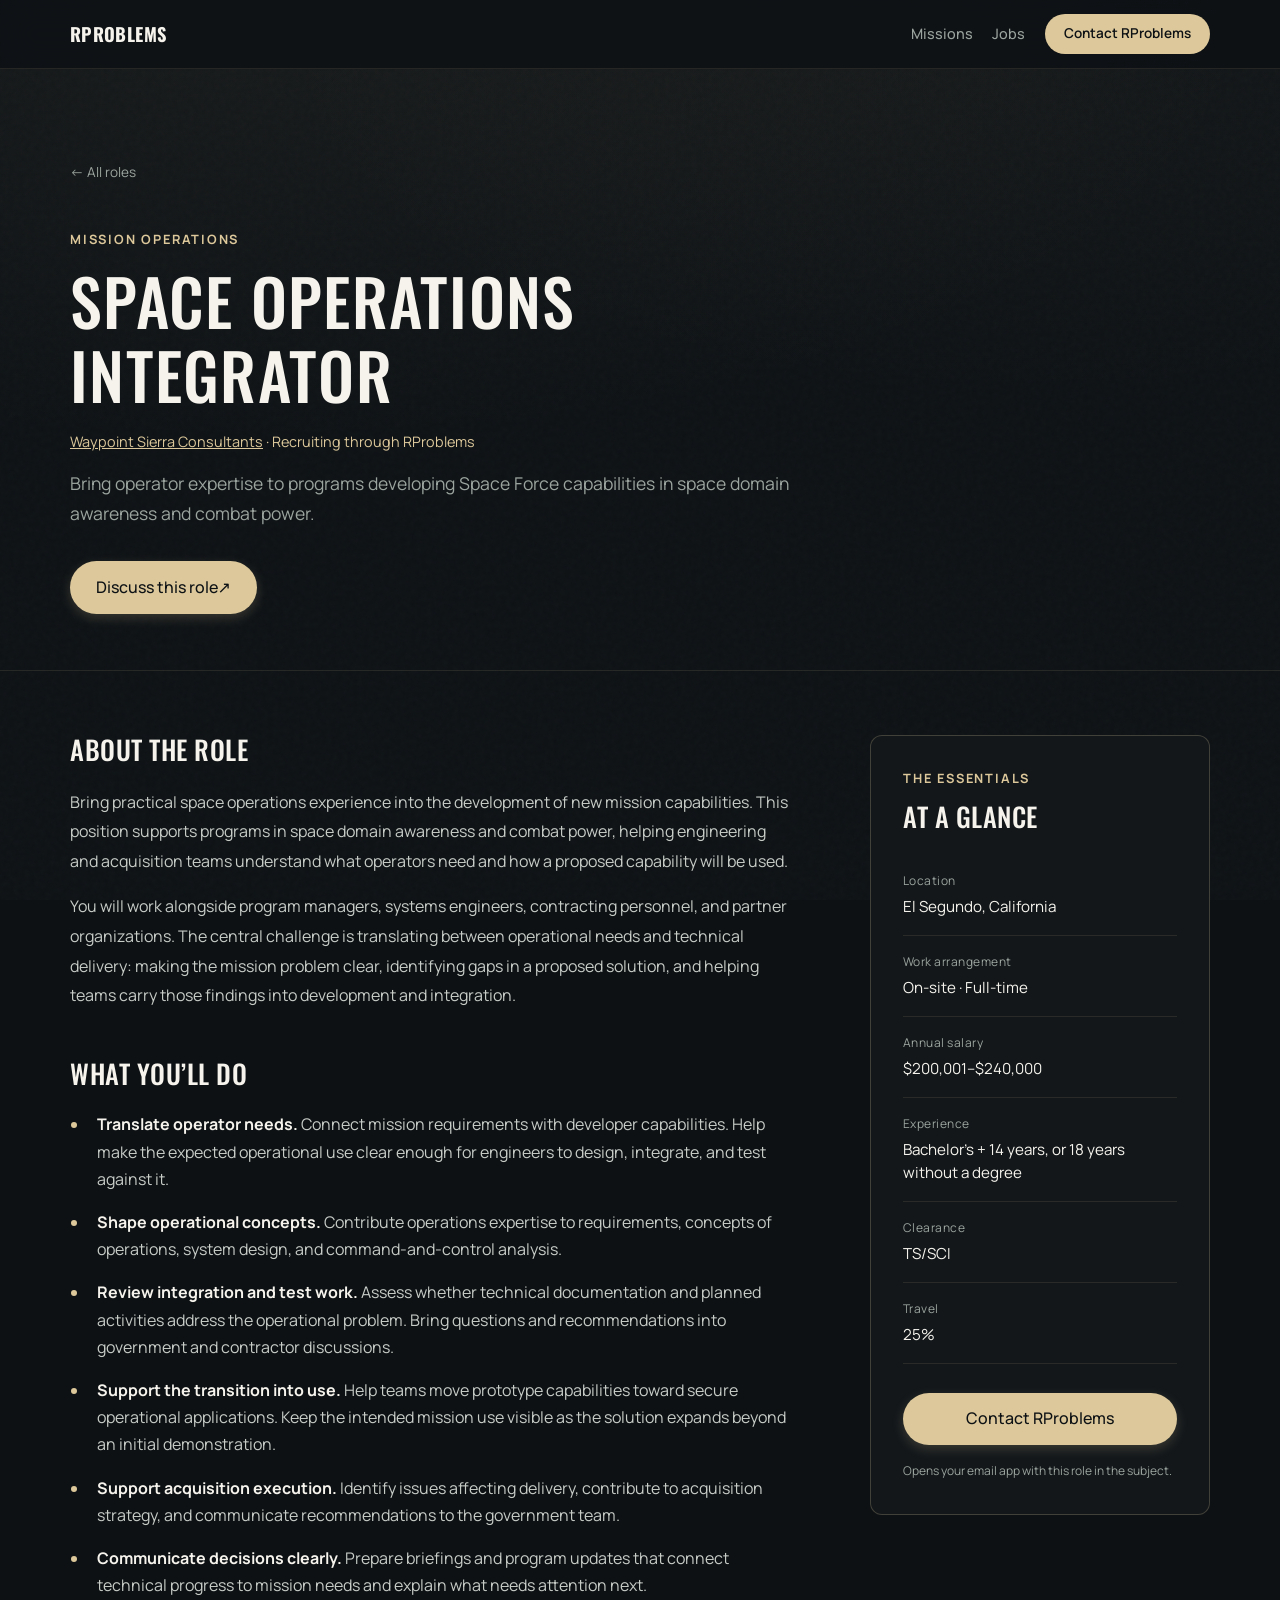
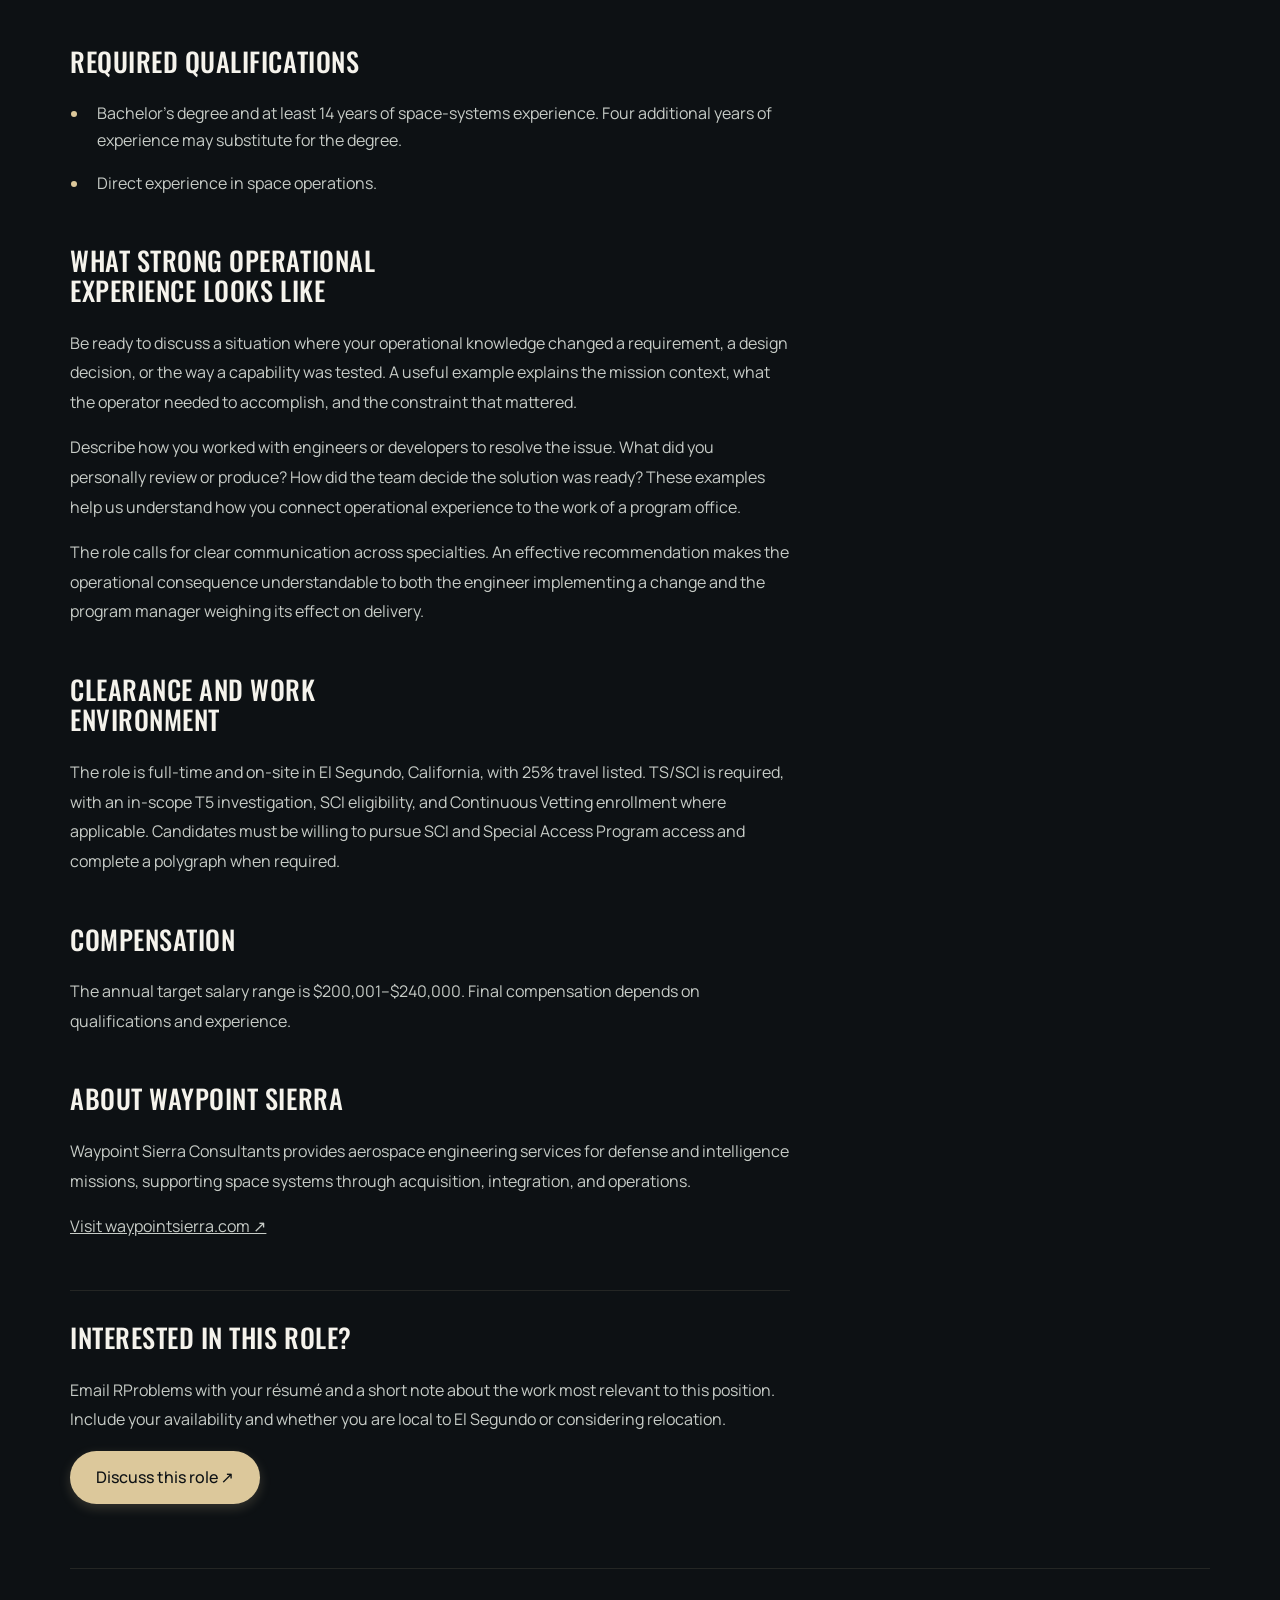
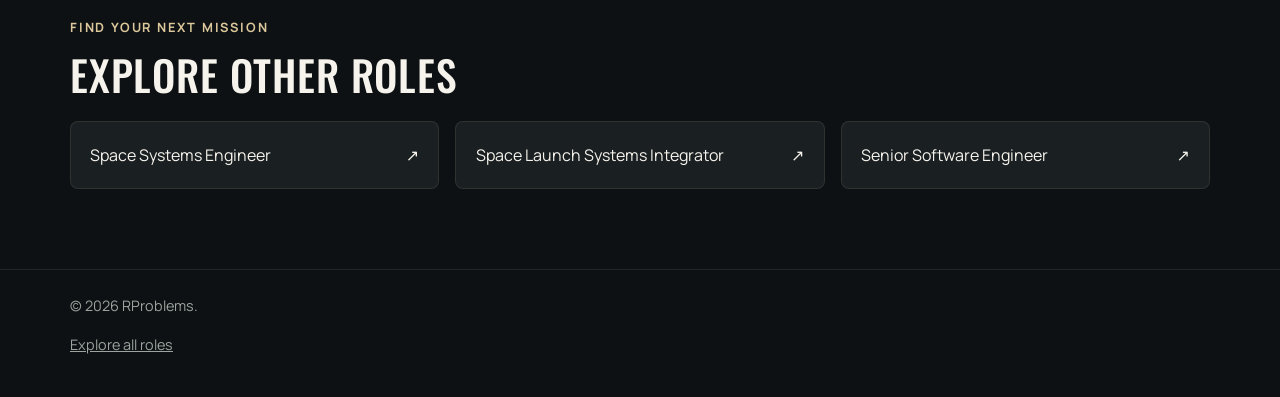
<file: jobs/space-operations-integrator/index.html>
<!doctype html>
<html lang="en"><head>
  <meta charset="UTF-8"><meta name="viewport" content="width=device-width, initial-scale=1, viewport-fit=cover">
  <title>Space Operations Integrator | RProblems</title>
  <meta name="description" content="Bring operator expertise to programs developing Space Force capabilities in space domain awareness and combat power.">
  <link rel="canonical" href="https://rproblems.com/jobs/space-operations-integrator/">
  <meta property="og:title" content="Space Operations Integrator | RProblems">
  <meta property="og:description" content="Bring operator expertise to programs developing Space Force capabilities in space domain awareness and combat power.">
  <meta property="og:type" content="website"><meta property="og:url" content="https://rproblems.com/jobs/space-operations-integrator/">
  <link rel="preconnect" href="https://fonts.googleapis.com"><link rel="preconnect" href="https://fonts.gstatic.com" crossorigin>
  <link href="https://fonts.googleapis.com/css2?family=Manrope:wght@400;500;600;700&amp;family=Oswald:wght@400;500;600;700&amp;display=swap" rel="stylesheet">
  <link rel="stylesheet" href="../../styles.css"><link rel="stylesheet" href="../../jobs/jobs.css">
  <script defer src="../../main.js"></script>
</head><body class="jobs-page">
  <a class="skip-link" href="#main">Skip to main content</a>
  <header class="site-header" id="site-header"><div class="container nav-shell">
    <a class="brand" href="../../" aria-label="RProblems home">RProblems</a>
    <button class="menu-toggle" id="menu-toggle" aria-expanded="false" aria-controls="site-nav" aria-label="Toggle navigation"><span></span><span></span><span></span></button>
    <nav class="site-nav" id="site-nav" aria-label="Primary">
      <a href="../../#missions">Missions</a><a href="../../jobs/" >Jobs</a>
      <a class="nav-cta" href="mailto:hello@rproblems.com?subject=Career%20inquiry">Contact RProblems</a>
    </nav>
  </div></header>
  <main id="main">
    <section class="role-hero"><div class="container">
      <a class="back-link" href="../">← All roles</a>
      <p class="eyebrow">Mission operations</p><h1>Space Operations Integrator</h1>
      <p class="role-employer"><a href="https://www.waypointsierra.com/" target="_blank" rel="noopener noreferrer">Waypoint Sierra Consultants</a> · Recruiting through RProblems</p>
      <p class="lead">Bring operator expertise to programs developing Space Force capabilities in space domain awareness and combat power.</p>
      <a class="btn btn-primary" href="mailto:hello@rproblems.com?subject=Career%20inquiry%3A%20Space%20Operations%20Integrator">Discuss this role <span aria-hidden="true">↗</span></a>
    </div></section>
    <div class="container role-layout">
      <article class="role-copy">
<section><h2>About the role</h2>
<p>Bring practical space operations experience into the development of new mission capabilities. This position supports programs in space domain awareness and combat power, helping engineering and acquisition teams understand what operators need and how a proposed capability will be used.</p>
<p>You will work alongside program managers, systems engineers, contracting personnel, and partner organizations. The central challenge is translating between operational needs and technical delivery: making the mission problem clear, identifying gaps in a proposed solution, and helping teams carry those findings into development and integration.</p>
</section>
<section><h2>What you’ll do</h2>
<ul class="role-list">
<li><strong>Translate operator needs.</strong> Connect mission requirements with developer capabilities. Help make the expected operational use clear enough for engineers to design, integrate, and test against it.</li>
<li><strong>Shape operational concepts.</strong> Contribute operations expertise to requirements, concepts of operations, system design, and command-and-control analysis.</li>
<li><strong>Review integration and test work.</strong> Assess whether technical documentation and planned activities address the operational problem. Bring questions and recommendations into government and contractor discussions.</li>
<li><strong>Support the transition into use.</strong> Help teams move prototype capabilities toward secure operational applications. Keep the intended mission use visible as the solution expands beyond an initial demonstration.</li>
<li><strong>Support acquisition execution.</strong> Identify issues affecting delivery, contribute to acquisition strategy, and communicate recommendations to the government team.</li>
<li><strong>Communicate decisions clearly.</strong> Prepare briefings and program updates that connect technical progress to mission needs and explain what needs attention next.</li>
</ul>
</section>
<section><h2>Required qualifications</h2>
<ul class="role-list">
<li>Bachelor’s degree and at least 14 years of space-systems experience. Four additional years of experience may substitute for the degree.</li>
<li>Direct experience in space operations.</li>
</ul>
</section>
<section><h2>What strong operational experience looks like</h2>
<p>Be ready to discuss a situation where your operational knowledge changed a requirement, a design decision, or the way a capability was tested. A useful example explains the mission context, what the operator needed to accomplish, and the constraint that mattered.</p>
<p>Describe how you worked with engineers or developers to resolve the issue. What did you personally review or produce? How did the team decide the solution was ready? These examples help us understand how you connect operational experience to the work of a program office.</p>
<p>The role calls for clear communication across specialties. An effective recommendation makes the operational consequence understandable to both the engineer implementing a change and the program manager weighing its effect on delivery.</p>
</section>
<section><h2>Clearance and work environment</h2>
<p>The role is full-time and on-site in El Segundo, California, with 25% travel listed. TS/SCI is required, with an in-scope T5 investigation, SCI eligibility, and Continuous Vetting enrollment where applicable. Candidates must be willing to pursue SCI and Special Access Program access and complete a polygraph when required.</p>
</section>
<section><h2>Compensation</h2>
<p>The annual target salary range is $200,001–$240,000. Final compensation depends on qualifications and experience.</p>
</section>
<section class="company-profile"><h2>About Waypoint Sierra</h2><p>Waypoint Sierra Consultants provides aerospace engineering services for defense and intelligence missions, supporting space systems through acquisition, integration, and operations.</p><p><a href="https://www.waypointsierra.com/" target="_blank" rel="noopener noreferrer">Visit waypointsierra.com ↗</a></p></section>
<section class="role-apply"><h2>Interested in this role?</h2><p>Email RProblems with your résumé and a short note about the work most relevant to this position. Include your availability and whether you are local to El Segundo or considering relocation.</p><a class="btn btn-primary" href="mailto:hello@rproblems.com?subject=Career%20inquiry%3A%20Space%20Operations%20Integrator">Discuss this role ↗</a></section>
</article>
      <aside class="role-facts" aria-labelledby="glance"><p class="eyebrow">The essentials</p><h2 id="glance">At a glance</h2><dl><div><dt>Location</dt><dd>El Segundo, California</dd></div><div><dt>Work arrangement</dt><dd>On-site · Full-time</dd></div><div><dt>Annual salary</dt><dd>$200,001–$240,000</dd></div><div><dt>Experience</dt><dd>Bachelor’s + 14 years, or 18 years without a degree</dd></div><div><dt>Clearance</dt><dd>TS/SCI</dd></div><div><dt>Travel</dt><dd>25%</dd></div></dl>
        <a class="btn btn-primary" href="mailto:hello@rproblems.com?subject=Career%20inquiry%3A%20Space%20Operations%20Integrator">Contact RProblems</a><p class="contact-note">Opens your email app with this role in the subject.</p>
      </aside>
    </div>
    <section class="other-roles container"><p class="eyebrow">Find your next mission</p><h2>Explore other roles</h2><div class="related-links"><a href="../space-systems-engineer/">Space Systems Engineer <span aria-hidden="true">↗</span></a><a href="../space-launch-systems-integrator/">Space Launch Systems Integrator <span aria-hidden="true">↗</span></a><a href="../senior-software-engineer-palantir/">Senior Software Engineer <span aria-hidden="true">↗</span></a></div></section>
</main>
  <footer class="site-footer"><div class="container footer-shell"><p>&copy; <span id="year">2026</span> RProblems.</p><a href="../../jobs/">Explore all roles</a></div></footer>
</body></html>
</file>
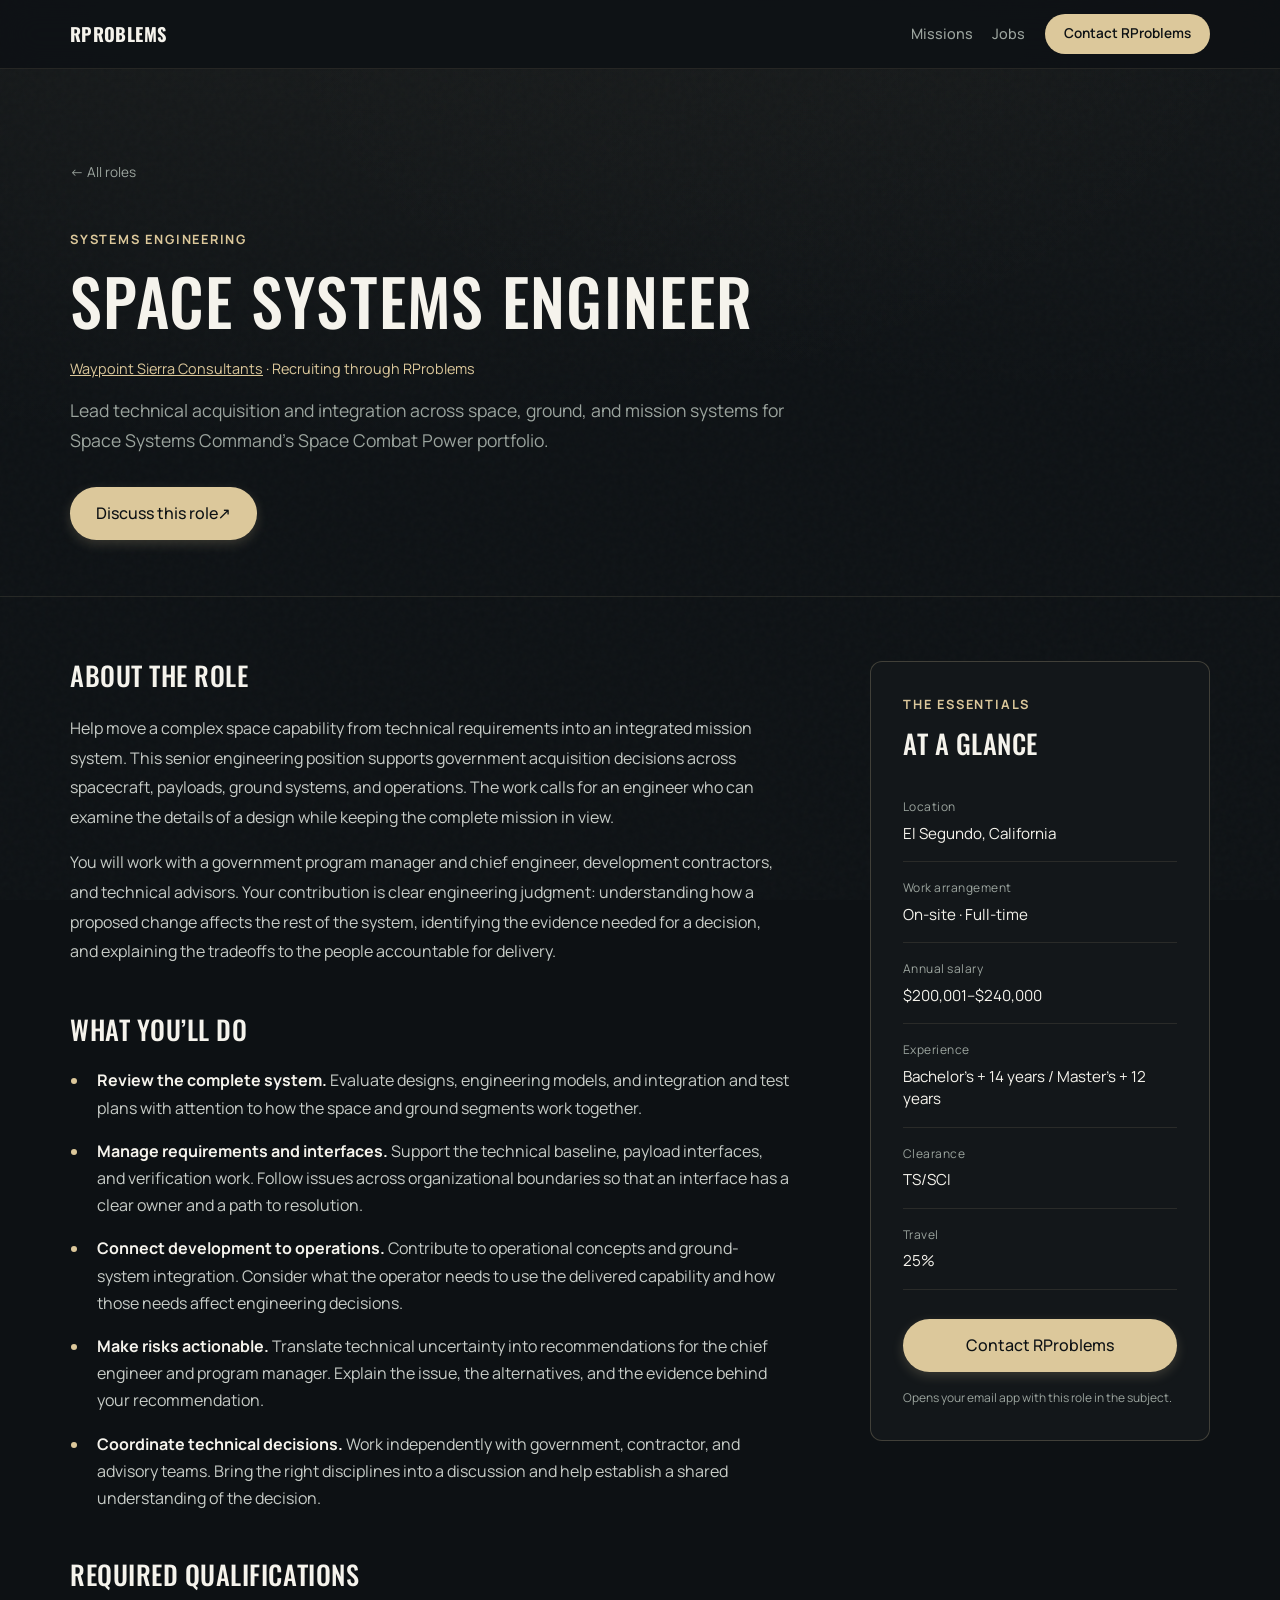
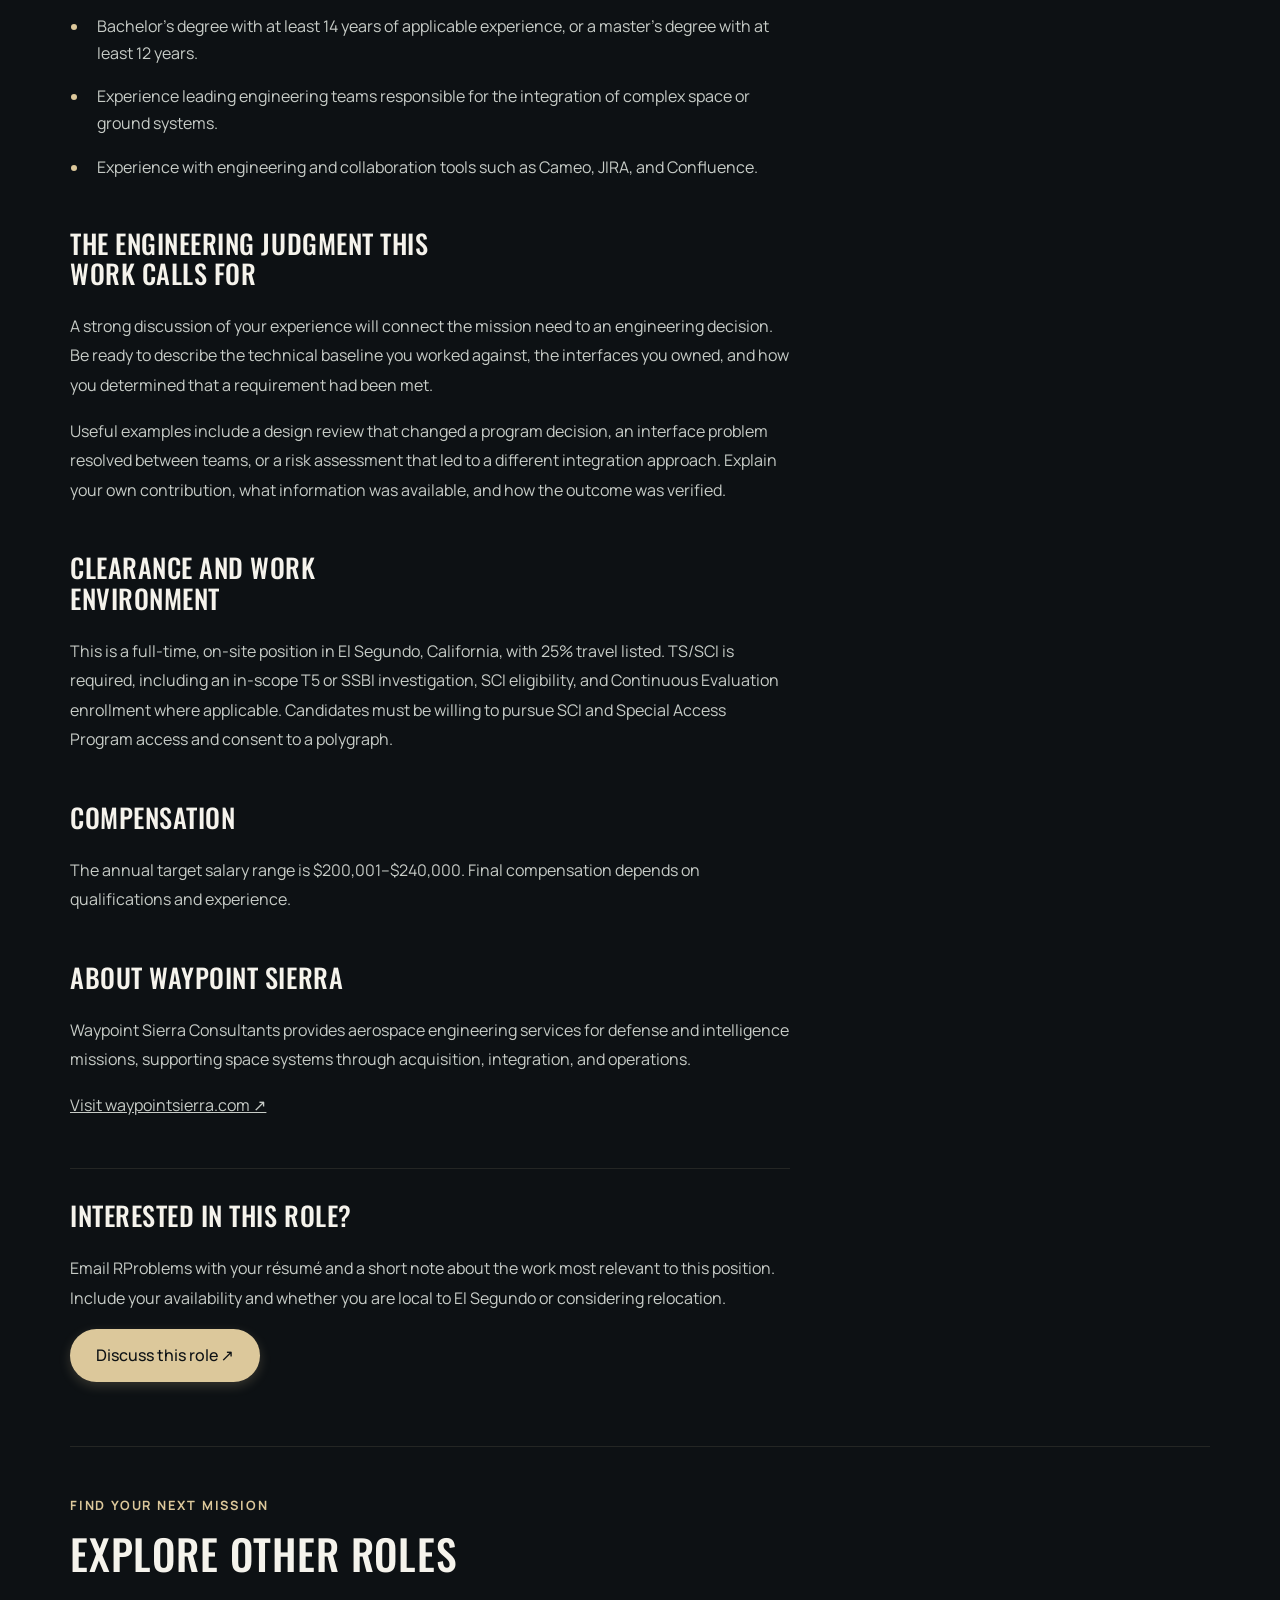
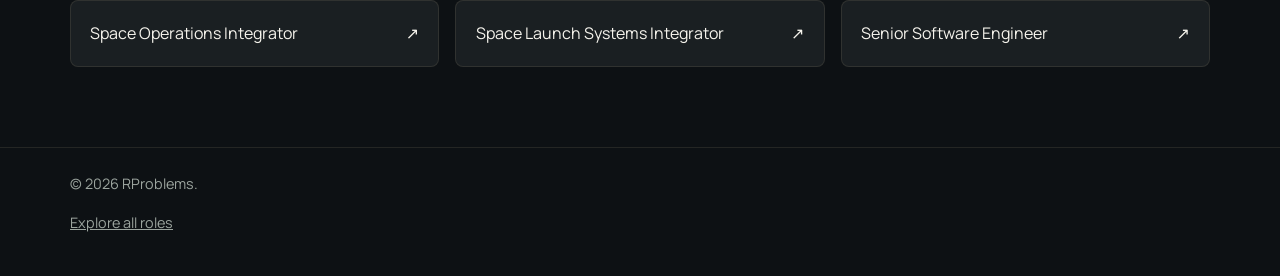
<file: jobs/space-systems-engineer/index.html>
<!doctype html>
<html lang="en"><head>
  <meta charset="UTF-8"><meta name="viewport" content="width=device-width, initial-scale=1, viewport-fit=cover">
  <title>Space Systems Engineer | RProblems</title>
  <meta name="description" content="Lead technical acquisition and integration across space, ground, and mission systems for Space Systems Command’s Space Combat Power portfolio.">
  <link rel="canonical" href="https://rproblems.com/jobs/space-systems-engineer/">
  <meta property="og:title" content="Space Systems Engineer | RProblems">
  <meta property="og:description" content="Lead technical acquisition and integration across space, ground, and mission systems for Space Systems Command’s Space Combat Power portfolio.">
  <meta property="og:type" content="website"><meta property="og:url" content="https://rproblems.com/jobs/space-systems-engineer/">
  <link rel="preconnect" href="https://fonts.googleapis.com"><link rel="preconnect" href="https://fonts.gstatic.com" crossorigin>
  <link href="https://fonts.googleapis.com/css2?family=Manrope:wght@400;500;600;700&amp;family=Oswald:wght@400;500;600;700&amp;display=swap" rel="stylesheet">
  <link rel="stylesheet" href="../../styles.css"><link rel="stylesheet" href="../../jobs/jobs.css">
  <script defer src="../../main.js"></script>
</head><body class="jobs-page">
  <a class="skip-link" href="#main">Skip to main content</a>
  <header class="site-header" id="site-header"><div class="container nav-shell">
    <a class="brand" href="../../" aria-label="RProblems home">RProblems</a>
    <button class="menu-toggle" id="menu-toggle" aria-expanded="false" aria-controls="site-nav" aria-label="Toggle navigation"><span></span><span></span><span></span></button>
    <nav class="site-nav" id="site-nav" aria-label="Primary">
      <a href="../../#missions">Missions</a><a href="../../jobs/" >Jobs</a>
      <a class="nav-cta" href="mailto:hello@rproblems.com?subject=Career%20inquiry">Contact RProblems</a>
    </nav>
  </div></header>
  <main id="main">
    <section class="role-hero"><div class="container">
      <a class="back-link" href="../">← All roles</a>
      <p class="eyebrow">Systems engineering</p><h1>Space Systems Engineer</h1>
      <p class="role-employer"><a href="https://www.waypointsierra.com/" target="_blank" rel="noopener noreferrer">Waypoint Sierra Consultants</a> · Recruiting through RProblems</p>
      <p class="lead">Lead technical acquisition and integration across space, ground, and mission systems for Space Systems Command’s Space Combat Power portfolio.</p>
      <a class="btn btn-primary" href="mailto:hello@rproblems.com?subject=Career%20inquiry%3A%20Space%20Systems%20Engineer">Discuss this role <span aria-hidden="true">↗</span></a>
    </div></section>
    <div class="container role-layout">
      <article class="role-copy">
<section><h2>About the role</h2>
<p>Help move a complex space capability from technical requirements into an integrated mission system. This senior engineering position supports government acquisition decisions across spacecraft, payloads, ground systems, and operations. The work calls for an engineer who can examine the details of a design while keeping the complete mission in view.</p>
<p>You will work with a government program manager and chief engineer, development contractors, and technical advisors. Your contribution is clear engineering judgment: understanding how a proposed change affects the rest of the system, identifying the evidence needed for a decision, and explaining the tradeoffs to the people accountable for delivery.</p>
</section>
<section><h2>What you’ll do</h2>
<ul class="role-list">
<li><strong>Review the complete system.</strong> Evaluate designs, engineering models, and integration and test plans with attention to how the space and ground segments work together.</li>
<li><strong>Manage requirements and interfaces.</strong> Support the technical baseline, payload interfaces, and verification work. Follow issues across organizational boundaries so that an interface has a clear owner and a path to resolution.</li>
<li><strong>Connect development to operations.</strong> Contribute to operational concepts and ground-system integration. Consider what the operator needs to use the delivered capability and how those needs affect engineering decisions.</li>
<li><strong>Make risks actionable.</strong> Translate technical uncertainty into recommendations for the chief engineer and program manager. Explain the issue, the alternatives, and the evidence behind your recommendation.</li>
<li><strong>Coordinate technical decisions.</strong> Work independently with government, contractor, and advisory teams. Bring the right disciplines into a discussion and help establish a shared understanding of the decision.</li>
</ul>
</section>
<section><h2>Required qualifications</h2>
<ul class="role-list">
<li>Bachelor’s degree with at least 14 years of applicable experience, or a master’s degree with at least 12 years.</li>
<li>Experience leading engineering teams responsible for the integration of complex space or ground systems.</li>
<li>Experience with engineering and collaboration tools such as Cameo, JIRA, and Confluence.</li>
</ul>
</section>
<section><h2>The engineering judgment this work calls for</h2>
<p>A strong discussion of your experience will connect the mission need to an engineering decision. Be ready to describe the technical baseline you worked against, the interfaces you owned, and how you determined that a requirement had been met.</p>
<p>Useful examples include a design review that changed a program decision, an interface problem resolved between teams, or a risk assessment that led to a different integration approach. Explain your own contribution, what information was available, and how the outcome was verified.</p>
</section>
<section><h2>Clearance and work environment</h2>
<p>This is a full-time, on-site position in El Segundo, California, with 25% travel listed. TS/SCI is required, including an in-scope T5 or SSBI investigation, SCI eligibility, and Continuous Evaluation enrollment where applicable. Candidates must be willing to pursue SCI and Special Access Program access and consent to a polygraph.</p>
</section>
<section><h2>Compensation</h2>
<p>The annual target salary range is $200,001–$240,000. Final compensation depends on qualifications and experience.</p>
</section>
<section class="company-profile"><h2>About Waypoint Sierra</h2><p>Waypoint Sierra Consultants provides aerospace engineering services for defense and intelligence missions, supporting space systems through acquisition, integration, and operations.</p><p><a href="https://www.waypointsierra.com/" target="_blank" rel="noopener noreferrer">Visit waypointsierra.com ↗</a></p></section>
<section class="role-apply"><h2>Interested in this role?</h2><p>Email RProblems with your résumé and a short note about the work most relevant to this position. Include your availability and whether you are local to El Segundo or considering relocation.</p><a class="btn btn-primary" href="mailto:hello@rproblems.com?subject=Career%20inquiry%3A%20Space%20Systems%20Engineer">Discuss this role ↗</a></section>
</article>
      <aside class="role-facts" aria-labelledby="glance"><p class="eyebrow">The essentials</p><h2 id="glance">At a glance</h2><dl><div><dt>Location</dt><dd>El Segundo, California</dd></div><div><dt>Work arrangement</dt><dd>On-site · Full-time</dd></div><div><dt>Annual salary</dt><dd>$200,001–$240,000</dd></div><div><dt>Experience</dt><dd>Bachelor’s + 14 years / Master’s + 12 years</dd></div><div><dt>Clearance</dt><dd>TS/SCI</dd></div><div><dt>Travel</dt><dd>25%</dd></div></dl>
        <a class="btn btn-primary" href="mailto:hello@rproblems.com?subject=Career%20inquiry%3A%20Space%20Systems%20Engineer">Contact RProblems</a><p class="contact-note">Opens your email app with this role in the subject.</p>
      </aside>
    </div>
    <section class="other-roles container"><p class="eyebrow">Find your next mission</p><h2>Explore other roles</h2><div class="related-links"><a href="../space-operations-integrator/">Space Operations Integrator <span aria-hidden="true">↗</span></a><a href="../space-launch-systems-integrator/">Space Launch Systems Integrator <span aria-hidden="true">↗</span></a><a href="../senior-software-engineer-palantir/">Senior Software Engineer <span aria-hidden="true">↗</span></a></div></section>
</main>
  <footer class="site-footer"><div class="container footer-shell"><p>&copy; <span id="year">2026</span> RProblems.</p><a href="../../jobs/">Explore all roles</a></div></footer>
</body></html>
</file>
<file: styles.css>
/* ── Custom Properties ─────────────────────────────────────── */
:root {
  /* Dark Luxury Palette */
  --bg: #0d1114; /* Deep midnight greenish black */
  --bg-alt: #13171a;
  --surface: #1a1f22;
  --surface-hover: #22282c;

  --text: #f5f3ec; /* Soft off-white */
  --text-muted: #9ba49e;

  --border: rgba(204, 189, 149, 0.12); /* Subtle gold/champagne border */
  --border-hover: rgba(204, 189, 149, 0.25);

  --teal: #dcc89b; /* Champagne gold */
  --teal-light: #f5e4bc;
  --teal-dark: #b8a272;

  /* Soft textures instead of neon glows */
  --teal-glow: rgba(220, 200, 155, 0.08);
  --teal-glow-md: rgba(220, 200, 155, 0.15);

  --danger: #cf7171;
  --warning: #d4a34b;

  /* Refined, slightly softer shapes */
  --radius: 12px;
  --radius-sm: 8px;
  --radius-xs: 4px;

  --container: 1140px;
  --section-pad: clamp(4.5rem, 7vw, 7rem);

  /* Deep shadows */
  --shadow-sm: 0 4px 12px rgba(0, 0, 0, 0.2);
  --shadow-md: 0 12px 32px rgba(0, 0, 0, 0.4);
  --shadow-lg: 0 24px 60px rgba(0, 0, 0, 0.6);
  --shadow-glow: 0 8px 30px rgba(220, 200, 155, 0.12);

  --ease: cubic-bezier(0.25, 1, 0.5, 1);
  --ease-out: cubic-bezier(0.2, 0.8, 0.2, 1);
  --duration: 0.4s;
}

/* ── Reset & Base ──────────────────────────────────────────── */
*,
*::before,
*::after {
  box-sizing: border-box;
}

html {
  scroll-behavior: smooth;
}

body {
  margin: 0;
  font-family:
    "Manrope",
    system-ui,
    -apple-system,
    sans-serif;
  color: var(--text);
  background: var(--bg);
  /* Subtle grain texture overlay */
  background-image:
    url("data:image/svg+xml,%3Csvg viewBox='0 0 200 200' xmlns='http://www.w3.org/2000/svg'%3E%3Cfilter id='noiseFilter'%3E%3CfeTurbulence type='fractalNoise' baseFrequency='0.85' numOctaves='3' stitchTiles='stitch'/%3E%3C/filter%3E%3Crect width='100%25' height='100%25' filter='url(%23noiseFilter)' opacity='0.025'/%3E%3C/svg%3E"),
    radial-gradient(
      ellipse 80% 50% at 20% 0%,
      rgba(220, 200, 155, 0.05),
      transparent
    ),
    radial-gradient(
      ellipse 60% 40% at 80% 5%,
      rgba(220, 200, 155, 0.03),
      transparent
    );
  background-attachment: fixed;
  line-height: 1.7;
  -webkit-font-smoothing: antialiased;
  -moz-osx-font-smoothing: grayscale;
}

::selection {
  background: rgba(220, 200, 155, 0.25);
  color: var(--text);
}

/* ── Typography ────────────────────────────────────────────── */
h1,
h2,
h3,
.brand {
  font-family: "Oswald", "Clash Display", sans-serif;
  line-height: 1.15;
  margin-top: 0;
  letter-spacing: 0.02em;
  text-transform: uppercase;
  font-weight: 500;
}

h1 {
  font-size: clamp(2.5rem, 5vw, 4rem);
  max-width: 18ch;
  color: var(--text);
}

h2 {
  font-size: clamp(1.8rem, 3.5vw, 2.6rem);
  margin-bottom: 1.4rem;
  max-width: 28ch;
}

h3 {
  font-size: 1.35rem;
  margin-bottom: 0.6rem;
}

a {
  color: inherit;
}

p {
  margin-top: 0;
}

/* ── Layout ────────────────────────────────────────────────── */
.container {
  width: min(100% - 3rem, var(--container));
  margin-inline: auto;
}

.skip-link {
  position: absolute;
  left: -999px;
  top: 0;
  background: var(--teal);
  color: #0a1628;
  padding: 0.6rem 1rem;
  border-radius: 0 0 var(--radius-sm) 0;
  z-index: 1000;
  font-weight: 600;
}

.skip-link:focus-visible {
  left: 0;
}

.section {
  padding: var(--section-pad) 0;
}

.section-alt {
  background: rgba(19, 23, 26, 0.4);
  border-top: 1px solid var(--border);
  border-bottom: 1px solid var(--border);
}

.eyebrow {
  text-transform: uppercase;
  letter-spacing: 0.14em;
  color: var(--teal);
  font-weight: 700;
  font-size: 0.8rem;
  margin-bottom: 0.8rem;
}

.lead {
  color: var(--text-muted);
  font-size: 1.1rem;
  max-width: 60ch;
  line-height: 1.7;
}

/* ── Header & Nav ──────────────────────────────────────────── */
.site-header {
  position: sticky;
  top: 0;
  z-index: 100;
  background: rgba(13, 17, 20, 0.85);
  border-bottom: 1px solid var(--border);
  backdrop-filter: blur(16px);
  -webkit-backdrop-filter: blur(16px);
  transition: box-shadow var(--duration) var(--ease);
  padding-top: env(safe-area-inset-top);
}

.site-header.scrolled {
  box-shadow: 0 4px 20px rgba(0, 0, 0, 0.5);
}

.nav-shell {
  display: flex;
  align-items: center;
  justify-content: space-between;
  padding: 0.9rem 0;
  gap: 1.5rem;
}

.brand {
  text-decoration: none;
  font-weight: 700;
  font-size: 1.15rem;
  letter-spacing: 0.02em;
  color: var(--text);
  flex-shrink: 0;
}

.site-nav {
  display: flex;
  flex-wrap: wrap;
  justify-content: flex-end;
  align-items: center;
  gap: 0.5rem 1.2rem;
}

.site-nav a {
  text-decoration: none;
  color: var(--text-muted);
  font-size: 0.9rem;
  font-weight: 500;
  padding: 0.3rem 0;
  position: relative;
  transition: color var(--duration) var(--ease);
}

.site-nav a::after {
  content: "";
  position: absolute;
  bottom: 0;
  left: 0;
  width: 0;
  height: 2px;
  background: var(--teal);
  border-radius: 1px;
  transition: width var(--duration) var(--ease);
}

.site-nav a:hover,
.site-nav a:focus-visible {
  color: var(--text);
}

.site-nav a:hover::after,
.site-nav a:focus-visible::after {
  width: 100%;
}

/* Nav CTA button */
.site-nav .nav-cta {
  background: var(--teal);
  color: #0d1114;
  font-weight: 600;
  padding: 0.5rem 1.2rem;
  border-radius: 999px;
  font-size: 0.85rem;
  transition:
    background var(--duration) var(--ease),
    transform var(--duration) var(--ease);
}

.site-nav .nav-cta::after {
  display: none;
}

.site-nav .nav-cta:hover,
.site-nav .nav-cta:focus-visible {
  background: var(--teal-light);
  color: #0d1114;
  transform: translateY(-1px);
}

/* ── Mobile Menu Toggle ────────────────────────────────────── */
.menu-toggle {
  display: none;
  flex-direction: column;
  gap: 5px;
  background: none;
  border: none;
  cursor: pointer;
  padding: 6px;
  z-index: 110;
}

.menu-toggle span {
  display: block;
  width: 22px;
  height: 2px;
  background: var(--text);
  border-radius: 2px;
  transition:
    transform var(--duration) var(--ease),
    opacity var(--duration) var(--ease);
}

.menu-toggle.active span:nth-child(1) {
  transform: translateY(7px) rotate(45deg);
}

.menu-toggle.active span:nth-child(2) {
  opacity: 0;
}

.menu-toggle.active span:nth-child(3) {
  transform: translateY(-7px) rotate(-45deg);
}

/* ── Hero ──────────────────────────────────────────────────── */
.hero {
  position: relative;
  overflow: hidden;
  padding-top: clamp(5rem, 10vw, 8rem);
  padding-bottom: clamp(4rem, 8vw, 6rem);
}

.hero::before {
  content: "";
  position: absolute;
  top: -20%;
  right: -5%;
  width: min(600px, 80vw);
  height: min(600px, 80vw);
  background: radial-gradient(circle, var(--teal-glow-md), transparent 70%);
  border-radius: 50%;
  animation: heroFloat 24s ease-in-out infinite alternate;
  pointer-events: none;
}

.hero::after {
  content: "";
  position: absolute;
  bottom: -30%;
  left: -10%;
  width: min(450px, 60vw);
  height: min(450px, 60vw);
  background: radial-gradient(
    circle,
    rgba(143, 174, 149, 0.08),
    transparent 70%
  );
  border-radius: 50%;
  animation: heroFloat 30s ease-in-out infinite alternate-reverse;
  pointer-events: none;
}

@keyframes heroFloat {
  0% {
    transform: translate(0, 0) scale(1) rotate(0deg);
  }
  100% {
    transform: translate(35px, -25px) scale(1.1) rotate(15deg);
  }
}

.hero-stack {
  position: relative;
  z-index: 1;
  max-width: 720px;
}

.hero h1 {
  background: linear-gradient(135deg, #ffffff 40%, var(--teal) 100%);
  -webkit-background-clip: text;
  background-clip: text;
  -webkit-text-fill-color: transparent;
  margin-bottom: 1rem;
}

.hero-cta {
  display: flex;
  flex-wrap: wrap;
  gap: 0.8rem;
  margin-top: 1.8rem;
}

/* ── Card Shared Styles ────────────────────────────────────── */
.card,
.reason,
.process-card,
details {
  background: var(--surface);
  border: 1px solid var(--border);
  border-radius: var(--radius);
  box-shadow: var(--shadow-sm);
  transition:
    transform var(--duration) var(--ease),
    border-color var(--duration) var(--ease),
    box-shadow var(--duration) var(--ease);
}

.card:hover,
.reason:hover,
.process-card:hover {
  transform: translateY(-4px);
  border-color: var(--border-hover);
  box-shadow: var(--shadow-md);
}

/* ── Feature Grid (Mission Cards) ─────────────────────────── */
.feature-grid {
  display: grid;
  grid-template-columns: repeat(3, 1fr);
  gap: 1.2rem;
}

.card,
.reason {
  padding: 1.5rem;
}

.card p,
.reason p {
  color: var(--text-muted);
  margin-bottom: 0;
  line-height: 1.6;
}

/* Mission Card Specific Styles */
.mission-card {
  text-decoration: none;
  display: flex;
  flex-direction: column;
  cursor: pointer;
  position: relative;
}

.mission-card p {
  flex: 1;
}

.mission-icon {
  display: inline-flex;
  align-items: center;
  justify-content: center;
  width: 2.4rem;
  height: 2.4rem;
  border-radius: 50%;
  background: var(--bg);
  border: 1px solid var(--border);
  font-family: "Oswald", sans-serif;
  font-weight: 500;
  font-size: 0.9rem;
  color: var(--teal);
  margin-bottom: 1rem;
}

.mission-tag {
  display: inline-block;
  margin-top: 1rem;
  padding: 0.3rem 0.7rem;
  font-size: 0.75rem;
  font-weight: 600;
  letter-spacing: 0.08em;
  text-transform: uppercase;
  color: var(--teal);
  border: 1px solid var(--border);
  border-radius: 999px;
  background: var(--teal-glow);
}

/* ── Mission Detail Sections ──────────────────────────────── */
.mission-detail {
  max-width: 740px;
}

.mission-problem {
  font-size: 1.15rem;
  color: var(--text-muted);
  line-height: 1.7;
  margin-bottom: 2rem;
  padding-left: 1.2rem;
  border-left: 3px solid var(--border-hover);
}

.mission-solutions h3 {
  font-size: 1.1rem;
  color: var(--text);
  margin-bottom: 0.8rem;
}

.mission-solutions ul {
  margin: 0;
  padding-left: 1.2rem;
  color: var(--text-muted);
  line-height: 1.8;
}

.mission-solutions li {
  margin-bottom: 0.4rem;
}

.mission-outcome {
  margin-top: 2rem;
  font-family: "Oswald", sans-serif;
  font-size: 1.3rem;
  font-weight: 500;
  text-transform: uppercase;
  letter-spacing: 0.02em;
  color: var(--teal);
  line-height: 1.3;
}

/* ── Reasons Grid ──────────────────────────────────────────── */
.reasons-grid {
  display: grid;
  grid-template-columns: repeat(2, 1fr);
  gap: 1.2rem;
}

.reason {
  position: relative;
  padding-left: 1.8rem;
}

.reason::before {
  content: "";
  position: absolute;
  left: 0;
  top: 1.5rem;
  bottom: 1.5rem;
  width: 3px;
  background: linear-gradient(180deg, var(--teal), transparent);
  border-radius: 2px;
}

/* ── Process / Timeline ────────────────────────────────────── */
.timeline {
  display: grid;
  grid-template-columns: repeat(4, 1fr);
  gap: 1.2rem;
}

.process-card {
  padding: 1.5rem;
  position: relative;
}

.step-index {
  display: inline-flex;
  align-items: center;
  justify-content: center;
  width: 2.2rem;
  height: 2.2rem;
  border-radius: 50%;
  background: var(--bg);
  border: 1px solid var(--border);
  font-family: "Oswald", sans-serif;
  font-weight: 500;
  font-size: 0.95rem;
  color: var(--teal);
  margin-bottom: 0.8rem;
}

.meta-list {
  margin: 0.4rem 0 0;
  padding-left: 1.1rem;
  color: var(--text-muted);
  font-size: 0.92rem;
  line-height: 1.6;
}

/* ── FAQ ───────────────────────────────────────────────────── */
.faq-list {
  display: grid;
  gap: 0.8rem;
  max-width: 800px;
}

details {
  overflow: hidden;
}

summary {
  cursor: pointer;
  font-weight: 600;
  padding: 1.1rem 1.3rem;
  list-style: none;
  display: flex;
  align-items: center;
  justify-content: space-between;
  gap: 1rem;
  transition: color var(--duration) var(--ease);
}

summary::-webkit-details-marker {
  display: none;
}

summary::after {
  content: "+";
  font-family: "Oswald", sans-serif;
  font-size: 1.4rem;
  font-weight: 500;
  color: var(--teal);
  flex-shrink: 0;
  transition: transform var(--duration) var(--ease);
  line-height: 1;
}

details[open] summary::after {
  transform: rotate(45deg);
}

details[open] {
  border-color: var(--border-hover);
}

summary:hover {
  color: var(--teal);
}

details > p {
  padding: 0 1.3rem 1.2rem;
  margin: 0;
  color: var(--text-muted);
  line-height: 1.65;
}

/* ── CTA Band ──────────────────────────────────────────────── */
.cta-band {
  background: var(--surface);
  color: var(--text);
  border-top: 1px solid var(--border);
}

.cta-band h2 {
  color: var(--text);
}

.cta-band .eyebrow {
  color: var(--teal);
}

.cta-band .btn-secondary {
  border-color: var(--teal);
  color: var(--teal);
}

.cta-band .btn-secondary:hover {
  background: var(--teal);
  color: #0d1114;
}

.cta-band .btn-primary {
  background: var(--teal);
  color: #0d1114;
}

.cta-band .btn-primary:hover {
  background: var(--teal-light);
}

.cta-shell {
  display: grid;
  grid-template-columns: 1.8fr 1fr;
  gap: 2rem;
  align-items: center;
}

.cta-actions {
  display: grid;
  gap: 0.8rem;
}

/* ── Footer ────────────────────────────────────────────────── */
.site-footer {
  border-top: 1px solid var(--border);
}

.footer-shell {
  padding: 1.5rem 0 2.5rem;
  padding-bottom: max(2.5rem, env(safe-area-inset-bottom));
  color: var(--text-muted);
  font-size: 0.9rem;
}

/* ── Buttons ───────────────────────────────────────────────── */
.btn {
  display: inline-flex;
  align-items: center;
  justify-content: center;
  border-radius: 999px;
  text-decoration: none;
  font-weight: 500;
  font-size: 1rem;
  padding: 0.8rem 1.6rem;
  border: none;
  cursor: pointer;
  transition:
    transform var(--duration) var(--ease),
    box-shadow var(--duration) var(--ease),
    background var(--duration) var(--ease);
}

.btn-primary {
  background: var(--teal);
  color: #0d1114;
  box-shadow: 0 4px 12px rgba(220, 200, 155, 0.2);
}

.btn-primary:hover,
.btn-primary:focus-visible {
  transform: translateY(-2px);
  background: var(--teal-light);
  box-shadow: 0 8px 24px rgba(220, 200, 155, 0.3);
}

.btn-secondary {
  border: 1px solid var(--teal);
  background: transparent;
  color: var(--teal);
}

.btn-secondary:hover,
.btn-secondary:focus-visible {
  transform: translateY(-2px);
  background: var(--teal);
  color: #0d1114;
}

.btn:focus-visible,
.site-nav a:focus-visible,
summary:focus-visible {
  outline: 2px solid var(--teal);
  outline-offset: 2px;
}

/* ── Reveal Animations ─────────────────────────────────────── */
.reveal {
  opacity: 0;
  transform: translateY(20px);
  transition:
    opacity 0.6s var(--ease),
    transform 0.6s var(--ease);
}

.reveal.in-view {
  opacity: 1;
  transform: translateY(0);
}

/* Staggered children */
.reveal .card,
.reveal .reason,
.reveal .process-card,
.reveal details {
  opacity: 0;
  transform: translateY(16px);
  transition:
    opacity 0.5s var(--ease),
    transform 0.5s var(--ease);
}

.reveal.in-view .card,
.reveal.in-view .reason,
.reveal.in-view .process-card,
.reveal.in-view details {
  opacity: 1;
  transform: translateY(0);
}

/* ── Responsive: Tablet ────────────────────────────────────── */
@media (max-width: 1024px) {
  .timeline,
  .feature-grid,
  .cta-shell {
    grid-template-columns: 1fr 1fr;
  }
}

/* ── Responsive: Mobile ────────────────────────────────────── */
@media (max-width: 768px) {
  .section {
    padding: clamp(3rem, 5vw, 4rem) 0;
  }

  .hero {
    padding-top: clamp(2.5rem, 5vw, 3.5rem);
    padding-bottom: clamp(2.5rem, 5vw, 3.5rem);
  }

  .menu-toggle {
    display: flex;
  }

  .site-nav {
    position: fixed;
    top: 0;
    left: 0;
    width: 100%;
    height: 100vh;
    height: 100dvh;
    padding-top: env(safe-area-inset-top);
    background: #0a0f1a;
    flex-direction: column;
    flex-wrap: nowrap;
    align-items: center;
    justify-content: center;
    gap: 1.5rem;
    opacity: 0;
    visibility: hidden;
    transition:
      opacity var(--duration) var(--ease),
      visibility var(--duration) var(--ease);
    z-index: 100;
  }

  .site-nav.open {
    opacity: 1;
    visibility: visible;
  }

  .site-nav a {
    font-size: 1.2rem;
    font-weight: 600;
  }

  .site-nav a::after {
    display: none;
  }

  .site-nav .nav-cta {
    font-size: 1rem;
    padding: 0.7rem 1.6rem;
  }

  .feature-grid,
  .reasons-grid,
  .timeline,
  .cta-shell {
    grid-template-columns: 1fr;
  }

  .container {
    width: min(100% - 2rem, var(--container));
  }

  h1 {
    font-size: clamp(1.8rem, 7vw, 2.4rem);
  }

  h2 {
    font-size: clamp(1.4rem, 5vw, 1.8rem);
  }

  .btn {
    width: 100%;
    min-height: 48px;
  }

  .hero-cta {
    display: grid;
  }

  .reason::before {
    display: none;
  }

  .reason {
    padding-left: 1.5rem;
  }

  .card,
  .reason,
  .process-card {
    padding: 1.2rem;
  }

  summary {
    padding: 1rem;
    min-height: 48px;
  }

  .mission-problem {
    font-size: 1.05rem;
  }

  .mission-outcome {
    font-size: 1.1rem;
  }
}

/* ── Reduced Motion ────────────────────────────────────────── */
@media (prefers-reduced-motion: reduce) {
  html {
    scroll-behavior: auto;
  }

  *,
  *::before,
  *::after {
    animation-duration: 0.01ms !important;
    animation-iteration-count: 1 !important;
    transition-duration: 0.01ms !important;
  }

  .reveal,
  .reveal.in-view,
  .reveal .card,
  .reveal.in-view .card,
  .reveal .reason,
  .reveal.in-view .reason,
  .reveal .process-card,
  .reveal.in-view .process-card,
  .reveal details,
  .reveal.in-view details {
    opacity: 1;
    transform: none;
  }
}
</file>
<file: jobs/jobs.css>
.role-hero { padding: clamp(3.5rem, 7vw, 6rem) 0 3.5rem; border-bottom: 1px solid var(--border); }
.role-hero h1 { max-width: 24ch; margin-bottom: 1.2rem; }
.role-hero .lead { max-width: 68ch; margin-bottom: 2rem; }
.role-employer, .card-employer { color: var(--teal); font-size: .9rem; }
.back-link { display: inline-block; margin-bottom: 2.8rem; text-decoration: none; color: var(--text-muted); font-size: .85rem; }
.back-link:hover, .source-note a:hover { color: var(--teal-light); }
.role-layout { display: grid; grid-template-columns: minmax(0, 1fr) 340px; gap: 5rem; padding-block: 4rem; align-items: start; }
.role-copy section + section { margin-top: 3rem; }
.role-copy h2, .role-facts h2 { font-size: 1.65rem; }
.role-list { padding-left: 1.2rem; color: #c7ccc7; }
.role-list li { padding-left: .5rem; margin-bottom: 1rem; }
.role-list li::marker { color: var(--teal); }
.role-facts { padding: 2rem; border: 1px solid var(--border-hover); border-radius: var(--radius); background: var(--bg-alt); }
.role-facts dl { margin: 0 0 1.8rem; }
.role-facts dl > div { padding: 1rem 0; border-bottom: 1px solid var(--border); }
.role-facts dt { color: var(--text-muted); font-size: .75rem; letter-spacing: .04em; margin-bottom: .3rem; }
.role-facts dd { margin: 0; line-height: 1.5; font-size: .95rem; }
.role-facts .btn { width: 100%; }
.contact-note { font-size: .75rem; color: var(--text-muted); margin: 1rem 0 0; }
.source-note { border-top: 1px solid var(--border); padding-top: 2rem; color: var(--text-muted); font-size: .85rem; }
.source-note h2 { color: var(--text); }
.source-note a { text-underline-offset: 4px; }
.other-roles { border-top: 1px solid var(--border); padding-block: 3rem 5rem; }
.related-links { display: grid; grid-template-columns: repeat(3, minmax(0, 1fr)); gap: 1rem; }
.related-links a { display: flex; justify-content: space-between; gap: 1rem; padding: 1.2rem; background: var(--surface); border: 1px solid var(--border); border-radius: var(--radius-sm); text-decoration: none; }
.related-links a:hover { border-color: var(--teal); }
.jobs-intro { border: 0; padding-bottom: 2rem; }
.jobs-intro h1 { font-size: clamp(3rem, 6.5vw, 5rem); }
.index-meta { display: flex; gap: 2rem; color: var(--teal); font-size: .8rem; border-top: 1px solid var(--border); padding-top: 1.5rem; margin-top: 3rem; }
.jobs-grid { display: grid; grid-template-columns: repeat(2, minmax(0, 1fr)); gap: 1.5rem; padding-bottom: 4rem; }
.job-card { display: flex; flex-direction: column; padding: clamp(1.5rem, 3vw, 2.5rem); background: var(--bg-alt); border: 1px solid var(--border); border-radius: var(--radius); }
.job-card:hover { border-color: var(--border-hover); }
.job-card h2 { font-size: clamp(1.6rem, 3vw, 2.1rem); margin-bottom: .8rem; }
.job-card h2 a { text-decoration: none; }
.card-summary { color: var(--text-muted); font-size: .95rem; }
.card-meta { display: flex; justify-content: space-between; flex-wrap: wrap; gap: .5rem 1rem; margin-top: auto; padding: 1.5rem 0; font-size: .8rem; border-bottom: 1px solid var(--border); }
.card-meta strong { font-weight: 500; color: var(--teal); }
.job-link { display: flex; justify-content: space-between; padding-top: 1.2rem; text-decoration: none; font-weight: 700; font-size: .9rem; }
.jobs-contact { border-top: 1px solid var(--border); padding-block: 3rem 5rem; display: flex; justify-content: space-between; align-items: center; gap: 2rem; }
.jobs-contact p:last-child { color: var(--text-muted); margin-bottom: 0; }
.jobs-page a:focus-visible, .jobs-page button:focus-visible { outline: 2px solid var(--teal-light); outline-offset: 5px; }
.jobs-page .site-nav [aria-current="page"] { color: var(--teal-light); }
@media (max-width: 900px) { .role-layout { gap: 2.5rem; grid-template-columns: minmax(0, 1fr) 300px; } }
@media (max-width: 700px) {
  .role-layout, .jobs-grid, .related-links { grid-template-columns: 1fr; }
  .role-layout { gap: 3rem; padding-block: 2.5rem; }
  .role-facts { grid-row: 1; }
  .jobs-contact { flex-direction: column; align-items: flex-start; }
  .index-meta { flex-wrap: wrap; gap: .5rem 1.5rem; }
  .role-hero { padding-top: 2.5rem; }
}
@media print {
  .site-header, .site-footer, .other-roles, .btn, .contact-note, .back-link { display: none; }
  .jobs-page { background: white; color: black; }
  .role-layout { display: block; }
  .role-facts, .role-list, .source-note, .lead, .role-employer { color: black; background: white; }
}

/* Long-form role descriptions */
.role-copy p { color: #c7ccc7; line-height: 1.85; }
.role-copy .role-list strong { color: var(--text); font-weight: 700; }
.role-apply { border-top: 1px solid var(--border); padding-top: 2rem; }
@media print { .role-copy p, .role-copy .role-list strong { color: black; } }
</file>
